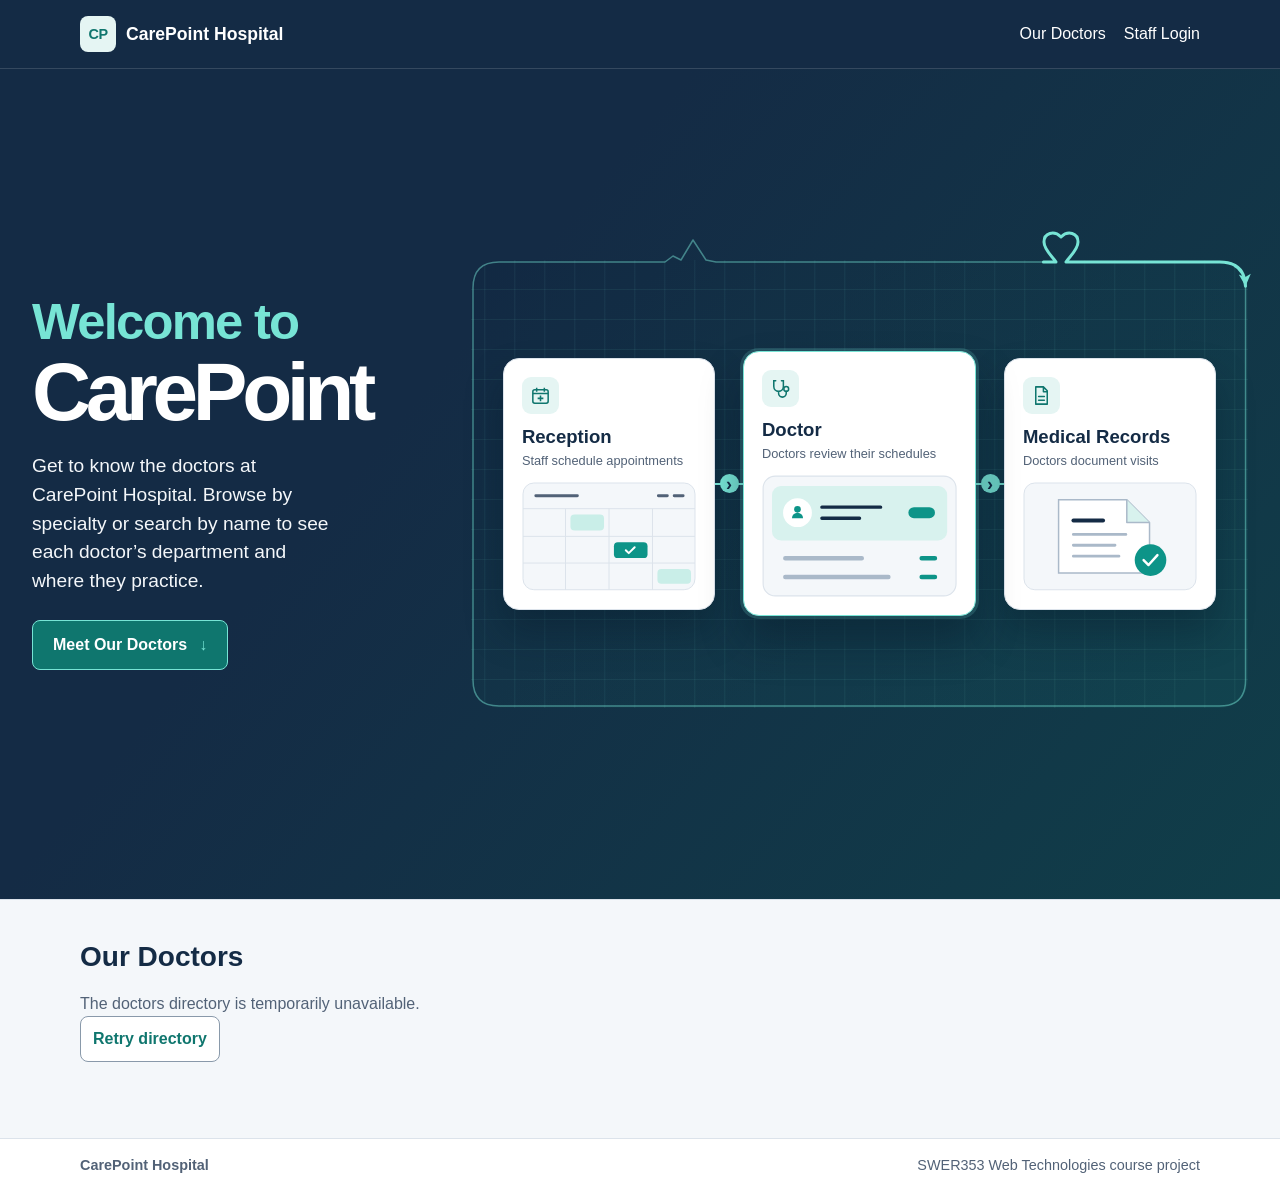
<file: frontend/index.html>
<!DOCTYPE html>
<html lang="en">
<head>
    <meta charset="UTF-8">
    <meta name="viewport" content="width=device-width, initial-scale=1.0">
    <meta name="description" content="Browse the CarePoint Hospital doctors directory.">
    <title>CarePoint Hospital | Our Doctors</title>
    <link rel="stylesheet" href="assets/css/style.css">
    <link rel="stylesheet" href="assets/css/home.css">
    <script src="assets/js/home.js" defer></script>
</head>
<body>
    <a class="skip-link" href="#main-content">Skip to main content</a>

    <header class="site-header">
        <div class="container header-inner">
            <a class="brand" href="index.html">
                <span class="brand-mark carepoint-monogram" aria-hidden="true">CP</span>
                <span>CarePoint Hospital</span>
            </a>

            <nav class="site-nav" aria-label="Main navigation">
                <a href="#our-doctors">Our Doctors</a>
                <a href="login.html">Staff Login</a>
            </nav>
        </div>
    </header>

    <main id="main-content">
        <section class="hero" aria-labelledby="hero-title">
            <div class="container hero-inner">
                <div class="welcome-copy">
                    <h1 id="hero-title"><span class="welcome-greeting">Welcome to</span> CarePoint</h1>
                    <p class="hero-description">
                        Get to know the doctors at CarePoint Hospital. Browse by specialty or search
                        by name to see each doctor’s department and where they practice.
                    </p>
                    <a class="button browse-button" href="#our-doctors">
                        Meet Our Doctors <span aria-hidden="true">↓</span>
                    </a>
                </div>

                <div class="team-scene" role="img"
                     aria-label="A heart and heartbeat trace are built into the CarePoint workflow frame. Reception staff schedule appointments. Doctors review their schedules and document visits in Medical Records.">
                    <svg class="scene-frame" viewBox="0 0 720 400" preserveAspectRatio="xMidYMid meet"
                         aria-hidden="true" focusable="false">
                        <defs>
                            <path id="scene-frame-route" pathLength="100"
                                  d="M28 2H181l8 -6 8 4 12 -20 13 20 10 2H540c-3 -5 -12 -12 -12 -20c0 -9 10 -12 17 -5c7 -7 17 -4 17 5c0 8 -9 15 -12 20H692Q718 2 718 24V376Q718 398 692 398H28Q2 398 2 376V24Q2 2 28 2Z"/>
                        </defs>
                        <use class="scene-frame-track" href="#scene-frame-route"/>
                        <use class="scene-frame-signal" href="#scene-frame-route"/>
                        <path class="scene-frame-arrow" d="M0 0L-12 -6L-9 0L-12 6Z"/>
                    </svg>
                    <div class="workflow-track" aria-hidden="true">
                        <div class="workflow-panel reception-panel">
                            <svg class="panel-icon" viewBox="0 0 24 24" fill="none" stroke="currentColor" stroke-width="1.6">
                                <rect x="4" y="6" width="16" height="14" rx="2"/>
                                <path d="M8 4v4m8-4v4M4 10h16m-11 5h6m-3-3v6"/>
                            </svg>
                            <div class="panel-copy">
                                <p class="panel-title">Reception</p>
                                <p class="panel-detail">Staff schedule appointments</p>
                            </div>
                            <svg class="panel-art" viewBox="0 0 176 110">
                                <rect x="1" y="1" width="174" height="108" rx="11" fill="#F4F7FA" stroke="#dce3eb"/>
                                <path d="M1 27h174M1 55h174M1 82h174M44 27v82m44-82v82m44-82v82" stroke="#dce3eb"/>
                                <path d="M14 14h42m82 0h9m7 0h9" stroke="#526277" stroke-width="3" stroke-linecap="round"/>
                                <rect x="49" y="33" width="34" height="16" rx="4" fill="#c9eee8"/>
                                <rect x="93" y="61" width="34" height="16" rx="4" fill="#0D9488"/>
                                <path d="m105 69 3 3 6-6" fill="none" stroke="white" stroke-width="2" stroke-linecap="round" stroke-linejoin="round"/>
                                <rect x="137" y="88" width="34" height="15" rx="4" fill="#c9eee8"/>
                            </svg>
                        </div>

                        <span class="workflow-link"><span>›</span></span>

                        <div class="workflow-panel doctor-panel">
                            <svg class="panel-icon" viewBox="0 0 24 24" fill="none" stroke="currentColor" stroke-width="1.6" stroke-linecap="round">
                                <path d="M7 4H5v6a5 5 0 0 0 10 0V4h-2m-3 11v2a4 4 0 0 0 8 0v-2"/>
                                <circle cx="18" cy="12.5" r="2.5"/>
                            </svg>
                            <div class="panel-copy">
                                <p class="panel-title">Doctor</p>
                                <p class="panel-detail">Doctors review their schedules</p>
                            </div>
                            <svg class="panel-art" viewBox="0 0 176 110">
                                <rect x="1" y="1" width="174" height="108" rx="11" fill="#F4F7FA" stroke="#dce3eb"/>
                                <rect x="9" y="10" width="158" height="49" rx="8" fill="#d8f2ee"/>
                                <circle cx="32" cy="34" r="13" fill="white"/>
                                <path d="M27 39a5 5 0 0 1 10 0" fill="#0D9488"/>
                                <circle cx="32" cy="31" r="3" fill="#0D9488"/>
                                <path d="M54 29h53m-53 10h34" stroke="#142B45" stroke-width="3" stroke-linecap="round"/>
                                <rect x="132" y="29" width="24" height="10" rx="5" fill="#0D9488"/>
                                <path d="M21 75h69m-69 17h93" stroke="#aab9c9" stroke-width="4" stroke-linecap="round"/>
                                <path d="M144 75h12m-12 17h12" stroke="#0D9488" stroke-width="4" stroke-linecap="round"/>
                            </svg>
                        </div>

                        <span class="workflow-link workflow-link-last"><span>›</span></span>

                        <div class="workflow-panel records-panel">
                            <svg class="panel-icon" viewBox="0 0 24 24" fill="none" stroke="currentColor" stroke-width="1.6" stroke-linecap="round" stroke-linejoin="round">
                                <path d="M6 3h8l4 4v14H6zM14 3v5h4m-9 5h6m-6 4h6"/>
                            </svg>
                            <div class="panel-copy">
                                <p class="panel-title">Medical Records</p>
                                <p class="panel-detail">Doctors document visits</p>
                            </div>
                            <svg class="panel-art" viewBox="0 0 176 110">
                                <rect x="1" y="1" width="174" height="108" rx="11" fill="#F4F7FA" stroke="#dce3eb"/>
                                <path d="M36 18h69l23 23v51H36z" fill="white" stroke="#aab9c9" stroke-width="1.5"/>
                                <path d="M105 18v23h23" fill="#d8f2ee" stroke="#aab9c9" stroke-width="1.5" stroke-linejoin="round"/>
                                <path d="M51 39h30" stroke="#142B45" stroke-width="4" stroke-linecap="round"/>
                                <path d="M51 53h53m-53 11h42m-42 11h46" stroke="#aab9c9" stroke-width="3" stroke-linecap="round"/>
                                <circle cx="129" cy="79" r="16" fill="#0D9488"/>
                                <path d="m122 79 5 5 9-10" fill="none" stroke="white" stroke-width="2.5" stroke-linecap="round" stroke-linejoin="round"/>
                            </svg>
                        </div>
                    </div>
                </div>
            </div>
        </section>

        <section class="directory container" id="our-doctors"
                 aria-labelledby="directory-title" tabindex="-1">
            <h2 id="directory-title">Our Doctors</h2>

            <!-- JavaScript reveals these controls when filtering is ready. -->
            <div class="directory-controls" id="directory-controls" hidden>
                <div class="filter-field">
                    <label for="doctor-search">Search by name</label>
                    <input type="search" id="doctor-search"
                           placeholder="e.g. Ahmad Khalil" autocomplete="off">
                </div>

                <div class="filter-field">
                    <label for="doctor-specialty">Specialty</label>
                    <select id="doctor-specialty">
                        <option value="">All specialties</option>
                    </select>
                </div>

                <button class="reset-button" id="reset-filters" type="button">
                    Clear filters
                </button>
            </div>

            <p class="directory-status" id="directory-status"
               role="status" aria-atomic="true"></p>
            <button type="button" class="reset-button directory-retry" id="directory-retry" hidden>Retry directory</button>

            <ul class="doctor-grid" id="doctor-grid"></ul>
        </section>
    </main>

    <footer class="site-footer">
        <div class="container footer-inner">
            <strong>CarePoint Hospital</strong>
            <span>SWER353 Web Technologies course project</span>
        </div>
    </footer>
</body>
</html>
</file>
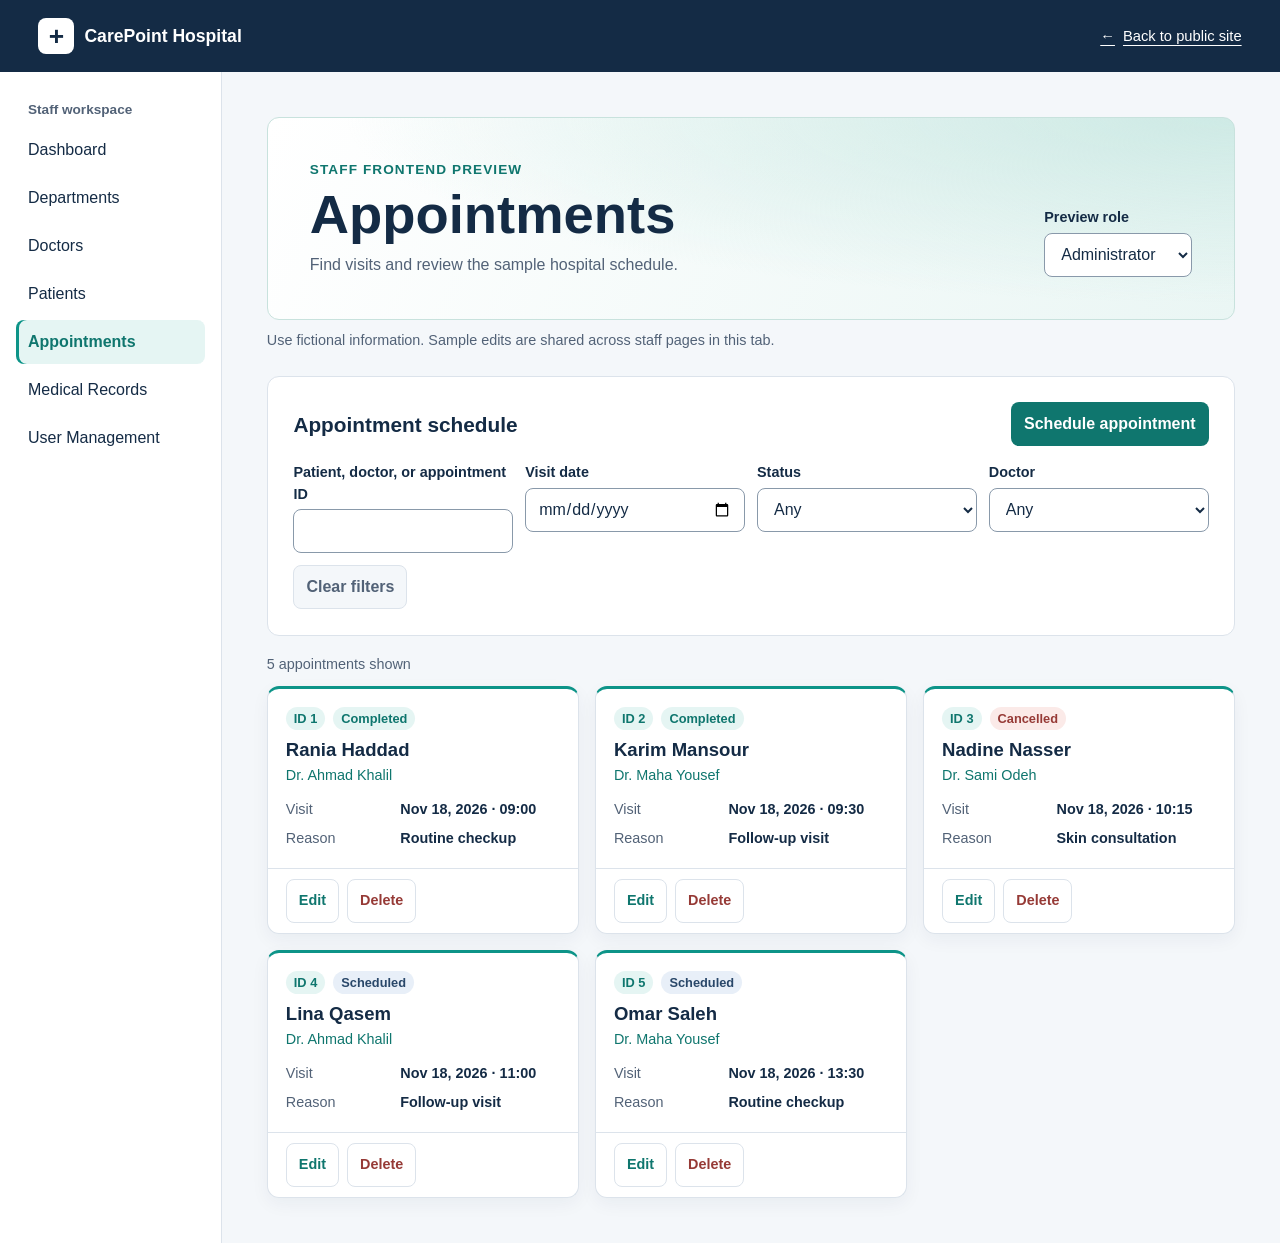
<file: frontend/appointments.html>
<!DOCTYPE html>
<html lang="en">
<head>
    <meta charset="UTF-8">
    <meta name="viewport" content="width=device-width, initial-scale=1.0">
    <title>Appointments | CarePoint Hospital</title>
    <link rel="stylesheet" href="assets/css/style.css">
    <link rel="stylesheet" href="assets/css/staff.css">
    <link rel="stylesheet" href="assets/css/staff-modules.css">
    <!-- Staff session -->
    <script src="assets/js/staff.js" defer></script>
    <script src="assets/js/staff-data.js" defer></script>
    <script src="assets/js/staff-module-config.js" defer></script>
    <script src="assets/js/staff-modules.js" defer></script>
</head>
<body class="staff-page" data-module="appointments">
    <a class="skip-link" href="#main-content">Skip to main content</a>
    <header class="site-header">
        <div class="staff-shell staff-header">
            <a class="brand" href="index.html"><span class="brand-mark" aria-hidden="true">+</span> CarePoint Hospital</a>
            <a class="staff-public-link" href="index.html"><span aria-hidden="true">←</span> Back to public site</a>
        </div>
    </header>
    <div class="staff-shell staff-layout">
        <aside class="staff-sidebar">
            <button class="staff-menu-toggle" id="staff-menu-toggle" type="button" aria-expanded="false"
                    aria-controls="staff-nav" hidden>Staff menu</button>
            <nav class="staff-nav" id="staff-nav" aria-label="Staff preview">
                <p class="staff-nav-title">Staff workspace</p>
                <a href="dashboard.html">Dashboard</a>
            </nav>
        </aside>
        <main class="staff-main" id="main-content" tabindex="-1">
            <div class="module-intro">
                <div>
                    <p class="eyebrow">Staff frontend preview</p>
                    <h1>Appointments</h1>
                    <p>Find visits and review the sample hospital schedule.</p>
                </div>
                <div class="staff-field" id="module-role-field" hidden>
                    <label for="module-role">Preview role</label>
                    <select id="module-role" aria-describedby="module-preview-note">
                        <option value="administrator">Administrator</option>
                        <option value="receptionist">Receptionist</option>
                        <option value="doctor">Doctor</option>
                    </select>
                </div>
            </div>
            <p class="module-note" id="module-preview-note">Use fictional information. Sample edits are shared across staff pages in this tab.</p>
            <noscript><p class="module-note">Enable JavaScript to use this staff preview.</p></noscript>
            <section class="staff-card module-unavailable" id="module-unavailable" hidden>
                <h2>This page is unavailable for the selected role</h2>
                <p>Choose another preview role or return to the dashboard.</p>
            </section>
            <section id="module-directory" aria-labelledby="module-directory-title" hidden>
                <div class="staff-card module-toolbar">
                    <div class="module-toolbar-heading">
                        <h2 id="module-directory-title">Appointment schedule</h2>
                        <button type="button" class="button module-button" id="module-add">Add</button>
                    </div>
                    <div class="module-filters" id="module-filters"></div>
                    <button type="button" class="module-button module-secondary" id="module-clear">Clear filters</button>
                </div>
                <p class="module-feedback" id="module-feedback" role="status" aria-atomic="true"></p>
                <p class="module-results" id="module-results" role="status" aria-atomic="true"></p>
                <ul class="module-grid" id="module-list" role="list" aria-label="Appointments"></ul>
            </section>
        </main>
    </div>
    <dialog class="module-dialog" id="module-editor" aria-labelledby="module-editor-title">
        <form id="module-form" method="dialog">
            <h2 id="module-editor-title"></h2>
            <div class="module-fields" id="module-fields"></div>
            <p class="module-error" id="module-error" role="alert"></p>
            <div class="module-actions">
                <button type="button" class="module-button module-secondary" id="module-cancel-edit">Cancel</button>
                <button type="submit" class="button module-button">Save</button>
            </div>
        </form>
    </dialog>
    <dialog class="module-dialog" id="module-confirmation" aria-labelledby="module-confirmation-title"
            aria-describedby="module-confirmation-description">
        <h2 id="module-confirmation-title"></h2>
        <p id="module-confirmation-description"></p>
        <div class="module-actions">
            <button type="button" class="module-button module-secondary" id="module-cancel-confirmation" autofocus>Cancel</button>
            <button type="button" class="module-button module-danger" id="module-confirm-action"></button>
        </div>
    </dialog>
</body>
</html>
</file>
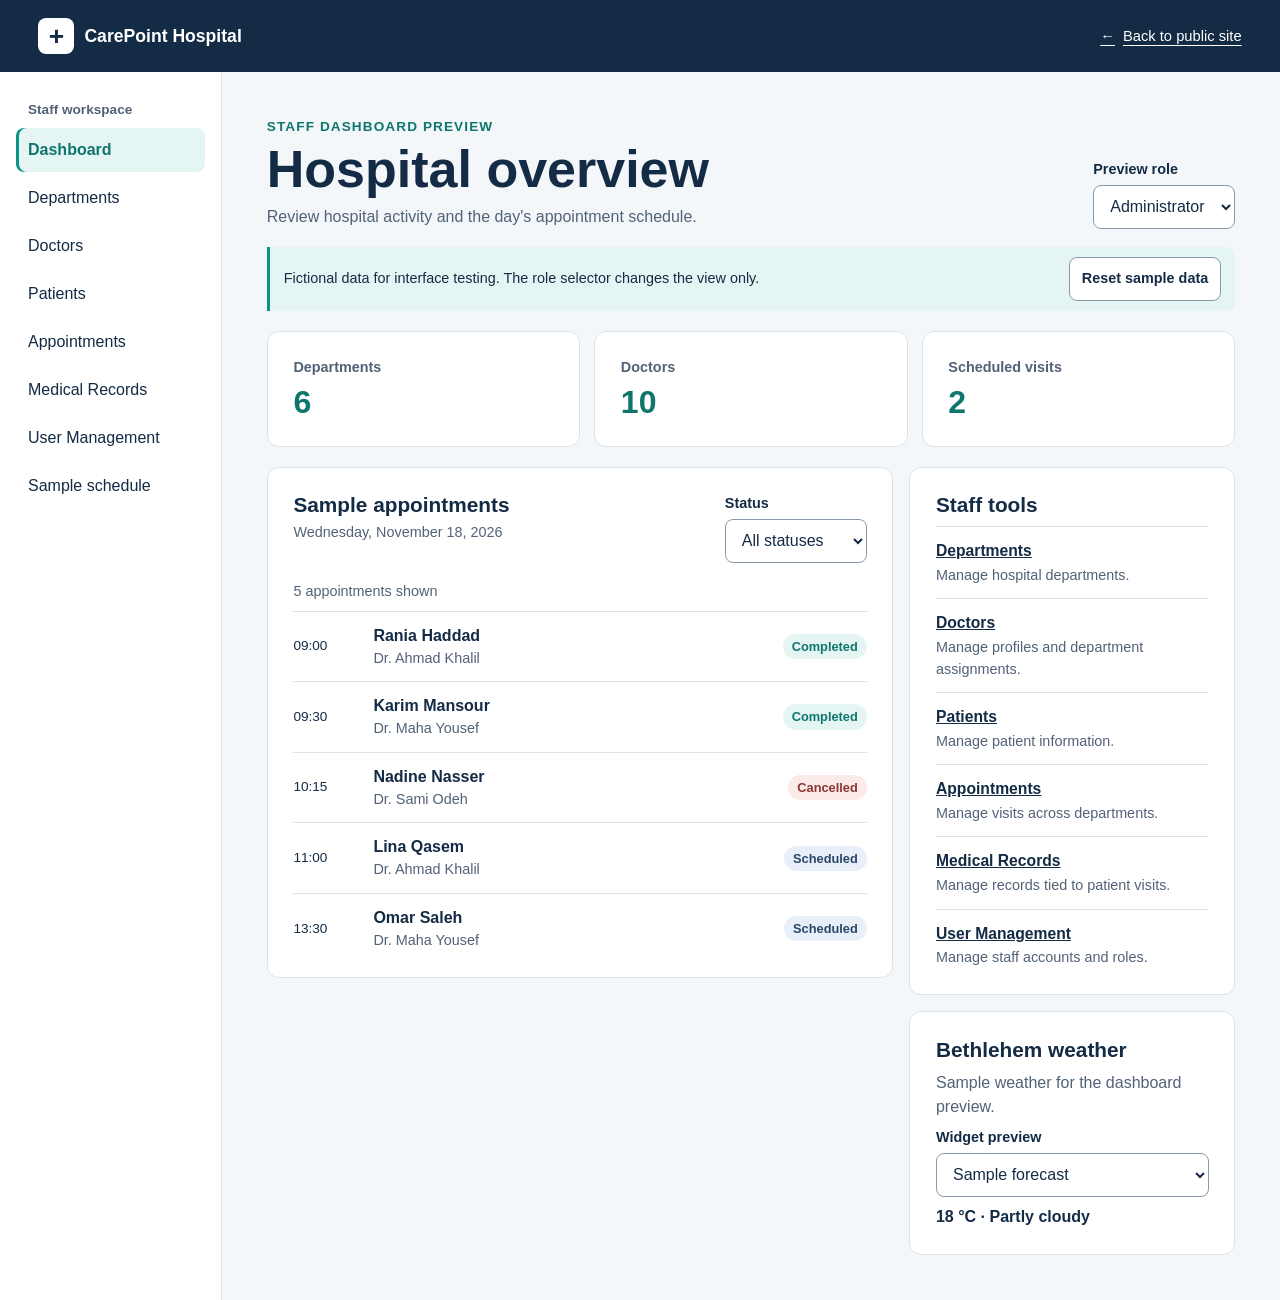
<file: frontend/dashboard.html>
<!DOCTYPE html>
<html lang="en">
<head>
    <meta charset="UTF-8">
    <meta name="viewport" content="width=device-width, initial-scale=1.0">
    <meta name="description" content="Preview the CarePoint Hospital staff dashboard with fictional data.">
    <title>Staff Dashboard | CarePoint Hospital</title>
    <link rel="stylesheet" href="assets/css/style.css">
    <link rel="stylesheet" href="assets/css/staff.css">
    <link rel="stylesheet" href="assets/css/dashboard.css">
    <!-- Staff session -->
    <script src="assets/js/staff.js" defer></script>
    <script src="assets/js/staff-data.js" defer></script>
    <script src="assets/js/dashboard.js" defer></script>
</head>
<body class="staff-page">
    <a class="skip-link" href="#main-content">Skip to main content</a>

    <header class="site-header">
        <div class="staff-shell staff-header">
            <a class="brand" href="index.html">
                <span class="brand-mark" aria-hidden="true">+</span>
                <span>CarePoint Hospital</span>
            </a>
            <a class="staff-public-link" href="index.html"><span aria-hidden="true">←</span> Back to public site</a>
        </div>
    </header>

    <div class="staff-shell staff-layout">
        <aside class="staff-sidebar">
            <button class="staff-menu-toggle" id="staff-menu-toggle" type="button"
                    aria-expanded="false" aria-controls="staff-nav" hidden>Staff menu</button>
            <nav class="staff-nav" id="staff-nav" aria-label="Staff preview">
                <p class="staff-nav-title">Staff workspace</p>
                <a href="#main-content" aria-current="page">Dashboard</a>
                <a href="#appointments">Sample schedule</a>
            </nav>
        </aside>

        <main class="staff-main dashboard" id="main-content" tabindex="-1">
            <div class="dashboard-heading">
                <div>
                    <p class="eyebrow" id="dashboard-eyebrow">Staff dashboard preview</p>
                    <h1 id="dashboard-title">Hospital overview</h1>
                    <p class="dashboard-description" id="dashboard-description">
                        Review hospital activity and the day's appointment schedule.
                    </p>
                </div>
                <button type="button" class="staff-menu-toggle" id="dashboard-logout" hidden>Sign out</button>
                <div class="staff-field" id="role-field" hidden>
                    <label for="preview-role">Preview role</label>
                    <select id="preview-role" aria-describedby="preview-note">
                        <option value="administrator" selected>Administrator</option>
                        <option value="receptionist">Receptionist</option>
                        <option value="doctor">Doctor</option>
                    </select>
                </div>
            </div>

            <div class="dashboard-note dashboard-preview-bar">
                <p id="preview-note">Fictional data for interface testing. The role selector changes the view only.</p>
                <button type="button" class="staff-menu-toggle" id="dashboard-reset" hidden>Reset sample data</button>
            </div>
            <p id="dashboard-reset-feedback" class="dashboard-description" role="status"></p>
            <noscript><p class="dashboard-note">Enable JavaScript to view the sample schedule and switch roles.</p></noscript>

            <dl class="dashboard-metrics" id="dashboard-metrics" aria-label="Schedule and hospital totals" hidden></dl>

            <div class="dashboard-grid">
                <section class="staff-card" id="appointments" aria-labelledby="appointments-title" tabindex="-1">
                    <div class="dashboard-panel-heading">
                        <div>
                            <h2 id="appointments-title">Sample appointments</h2>
                            <p><time datetime="2026-11-18">Wednesday, November 18, 2026</time></p>
                            <div class="staff-field" id="dashboard-date-field" hidden>
                                <label for="dashboard-date">Schedule date</label>
                                <input type="date" id="dashboard-date">
                            </div>
                        </div>
                        <div class="staff-field" id="status-field" hidden>
                            <label for="appointment-status">Status</label>
                            <select id="appointment-status">
                                <option value="">All statuses</option>
                                <option>Scheduled</option>
                                <option>Completed</option>
                                <option>Cancelled</option>
                            </select>
                        </div>
                    </div>
                    <p class="appointment-count" id="appointment-count" role="status" aria-atomic="true"></p>
                    <ul class="appointment-list" id="appointment-list" role="list"
                        aria-label="Sample appointments by time"></ul>
                </section>

                <div class="dashboard-side">
                    <section class="staff-card staff-tools" id="staff-tools" aria-labelledby="staff-tools-title" tabindex="-1">
                        <h2 id="staff-tools-title">Staff tools</h2>
                        <ul class="staff-tool-list" id="staff-tool-list" role="list"></ul>
                    </section>
                    <section class="staff-card" aria-labelledby="weather-title" id="weather-preview" hidden>
                        <h2 id="weather-title">Bethlehem weather</h2>
                        <p class="dashboard-description weather-caption">Sample weather for the dashboard preview.</p>
                        <div class="staff-field weather-field">
                            <label for="weather-state">Widget preview</label>
                            <select id="weather-state">
                                <option value="ready">Sample forecast</option>
                                <option value="loading">Loading</option>
                                <option value="error">Unavailable</option>
                            </select>
                        </div>
                        <p id="weather-status" role="status" aria-atomic="true"></p>
                        <button type="button" class="staff-menu-toggle" id="weather-retry" hidden>Retry preview</button>
                    </section>
                </div>
            </div>
        </main>
    </div>
</body>
</html>
</file>
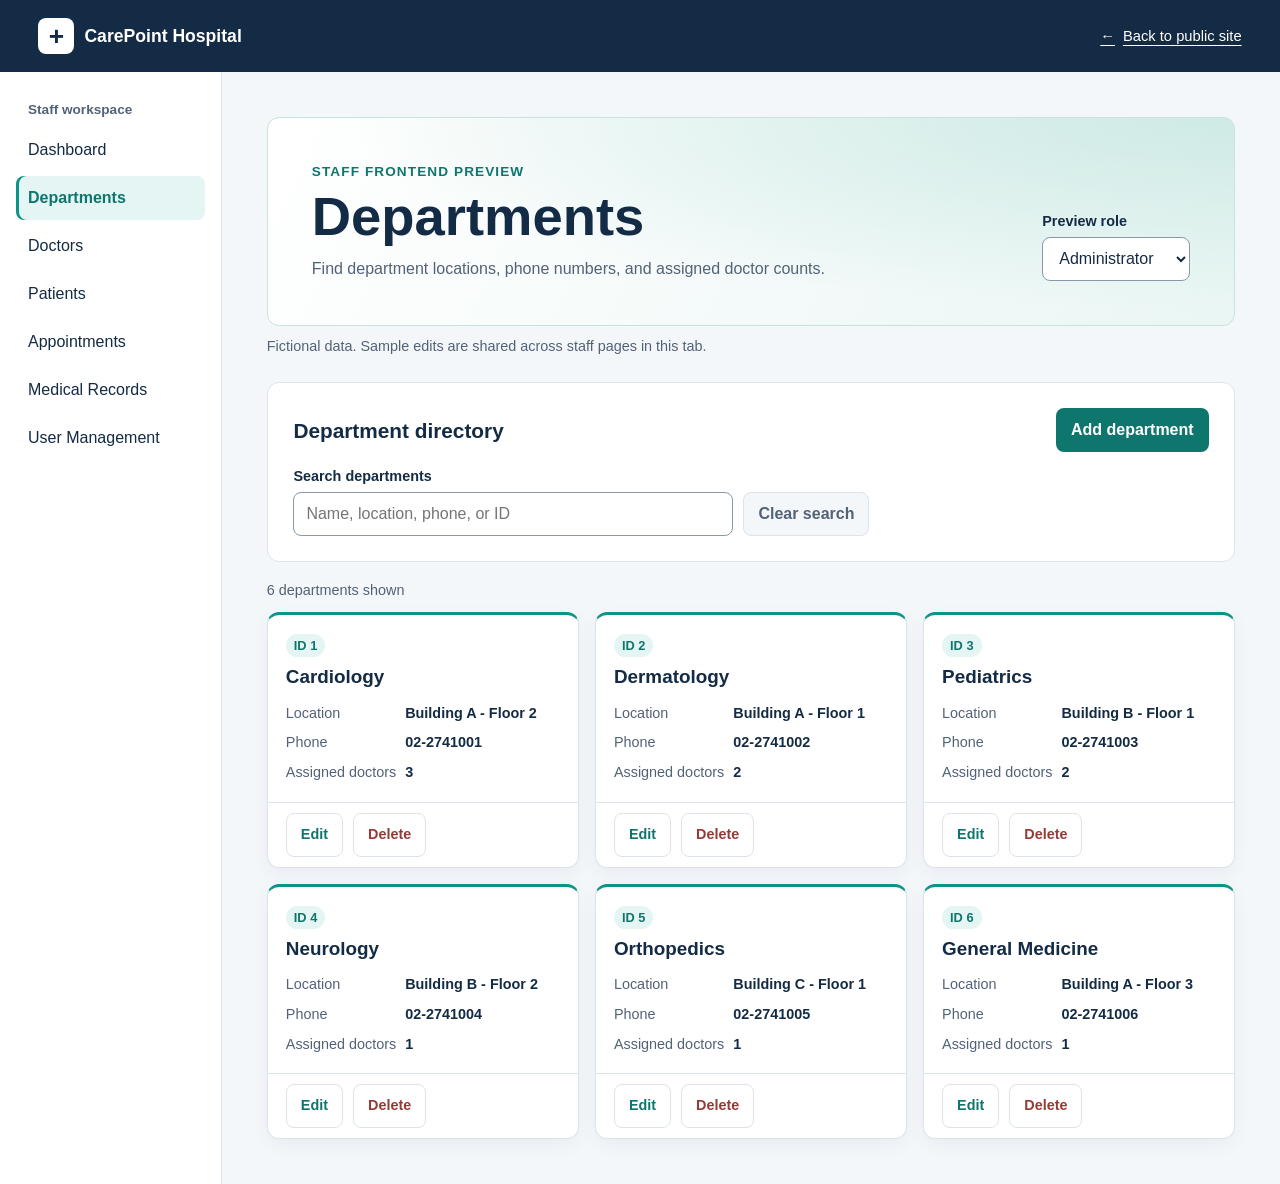
<file: frontend/departments.html>
<!DOCTYPE html>
<html lang="en">
<head>
    <meta charset="UTF-8">
    <meta name="viewport" content="width=device-width, initial-scale=1.0">
    <meta name="description" content="Preview the CarePoint Hospital staff department directory.">
    <title>Departments | CarePoint Hospital</title>
    <link rel="stylesheet" href="assets/css/style.css">
    <link rel="stylesheet" href="assets/css/staff.css">
    <link rel="stylesheet" href="assets/css/departments.css">
    <!-- Staff session -->
    <script src="assets/js/staff.js" defer></script>
    <script src="assets/js/staff-data.js" defer></script>
    <script src="assets/js/departments.js" defer></script>
</head>
<body class="staff-page">
    <a class="skip-link" href="#main-content">Skip to main content</a>

    <header class="site-header">
        <div class="staff-shell staff-header">
            <a class="brand" href="index.html">
                <span class="brand-mark" aria-hidden="true">+</span>
                <span>CarePoint Hospital</span>
            </a>
            <a class="staff-public-link" href="index.html"><span aria-hidden="true">←</span> Back to public site</a>
        </div>
    </header>

    <div class="staff-shell staff-layout">
        <aside class="staff-sidebar">
            <button class="staff-menu-toggle" id="staff-menu-toggle" type="button"
                    aria-expanded="false" aria-controls="staff-nav" hidden>Staff menu</button>
            <nav class="staff-nav" id="staff-nav" aria-label="Staff preview">
                <p class="staff-nav-title">Staff workspace</p>
                <a href="dashboard.html">Dashboard</a>
            </nav>
        </aside>

        <main class="staff-main" id="main-content" tabindex="-1">
            <div class="department-intro">
                <div>
                    <p class="eyebrow">Staff frontend preview</p>
                    <h1>Departments</h1>
                    <p>Find department locations, phone numbers, and assigned doctor counts.</p>
                </div>
                <div class="staff-field" id="department-role-field" hidden>
                    <label for="department-role">Preview role</label>
                    <select id="department-role" aria-describedby="department-preview-note">
                        <option value="administrator">Administrator</option>
                        <option value="receptionist">Receptionist</option>
                        <option value="doctor">Doctor</option>
                    </select>
                </div>
            </div>
            <p class="department-preview-note" id="department-preview-note">
                Fictional data. Sample edits are shared across staff pages in this tab.
            </p>
            <noscript><p class="department-preview-note">Enable JavaScript to browse the sample departments.</p></noscript>
            <section class="staff-card" id="department-unavailable" hidden>
                <h2>This page is unavailable for the selected role</h2>
                <p>Choose another preview role or return to the dashboard.</p>
            </section>

            <section id="department-directory" aria-labelledby="department-directory-title" hidden>
                <div class="staff-card department-toolbar">
                    <div class="department-toolbar-heading">
                        <h2 id="department-directory-title">Department directory</h2>
                        <button type="button" class="button department-button" id="department-add">Add department</button>
                    </div>
                    <div class="department-search-controls">
                        <div class="staff-field">
                            <label for="department-search">Search departments</label>
                            <input type="search" id="department-search" placeholder="Name, location, phone, or ID" autocomplete="off">
                        </div>
                        <button type="button" class="department-button department-secondary" id="department-clear" disabled>Clear search</button>
                    </div>
                </div>

                <p class="department-feedback" id="department-feedback" role="status" aria-atomic="true"></p>
                <p class="department-results" id="department-results" role="status" aria-atomic="true"></p>
                <ul class="department-grid" id="department-list" role="list" aria-label="Departments"></ul>
            </section>
        </main>
    </div>

    <template id="department-card-template">
        <li class="staff-card department-card">
            <div class="department-card-main">
                <p class="department-id"></p>
                <h3 tabindex="-1"></h3>
                <dl class="department-details">
                    <div><dt>Location</dt><dd class="department-location"></dd></div>
                    <div><dt>Phone</dt><dd class="department-phone"></dd></div>
                    <div><dt>Assigned doctors</dt><dd class="department-doctors"></dd></div>
                </dl>
            </div>
            <div class="department-actions">
                <button type="button" class="department-button department-secondary department-edit">Edit</button>
                <button type="button" class="department-button department-secondary department-delete">Delete</button>
            </div>
        </li>
    </template>

    <dialog class="department-dialog" id="department-editor" aria-labelledby="department-editor-title">
        <form id="department-form" method="dialog" novalidate>
            <h2 id="department-editor-title">Add department</h2>
            <div class="staff-field">
                <label for="department-name">Department name</label>
                <input type="text" id="department-name" maxlength="100" required autofocus aria-describedby="department-name-error">
                <p class="department-error" id="department-name-error" role="alert"></p>
            </div>
            <div class="staff-field">
                <label for="department-location">Location <span>(optional)</span></label>
                <input type="text" id="department-location" maxlength="100" placeholder="e.g. Building A - Floor 2">
            </div>
            <div class="staff-field">
                <label for="department-phone">Phone <span>(optional)</span></label>
                <input type="tel" id="department-phone" maxlength="25">
            </div>
            <div class="department-dialog-actions">
                <button type="button" class="department-button department-secondary" id="department-cancel-edit">Cancel</button>
                <button type="submit" class="button department-button" id="department-save">Add department</button>
            </div>
        </form>
    </dialog>

    <dialog class="department-dialog" id="department-deletion" aria-labelledby="department-deletion-title"
            aria-describedby="department-deletion-description">
        <h2 id="department-deletion-title">Delete department</h2>
        <p id="department-deletion-description"></p>
        <div class="department-dialog-actions">
            <button type="button" class="department-button department-secondary" id="department-cancel-delete" autofocus>Cancel</button>
            <button type="button" class="department-button department-danger" id="department-confirm-delete">Delete department</button>
        </div>
    </dialog>
</body>
</html>
</file>
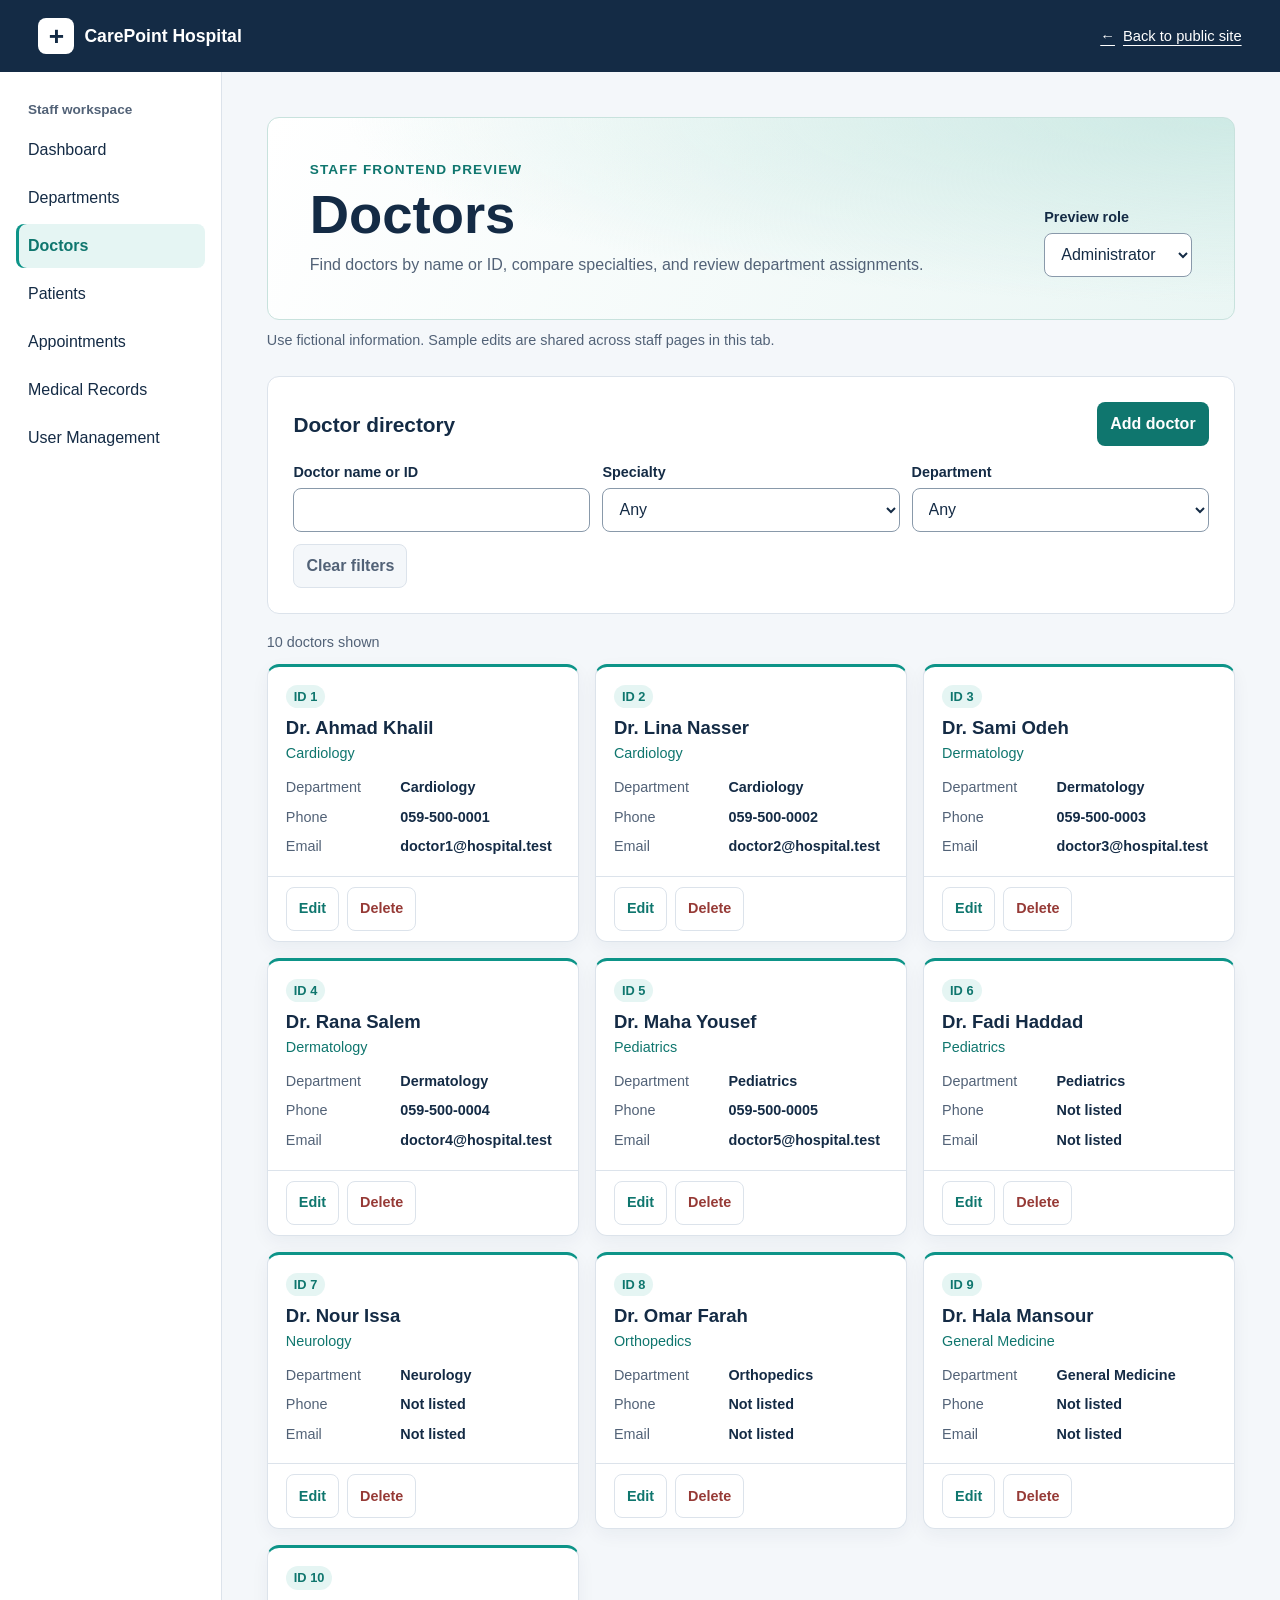
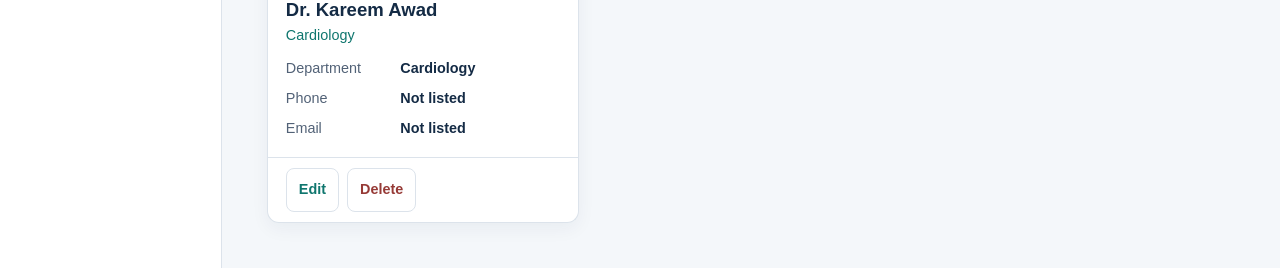
<file: frontend/doctors.html>
<!DOCTYPE html>
<html lang="en">
<head>
    <meta charset="UTF-8">
    <meta name="viewport" content="width=device-width, initial-scale=1.0">
    <title>Doctors | CarePoint Hospital</title>
    <link rel="stylesheet" href="assets/css/style.css">
    <link rel="stylesheet" href="assets/css/staff.css">
    <link rel="stylesheet" href="assets/css/staff-modules.css">
    <!-- Staff session -->
    <script src="assets/js/staff.js" defer></script>
    <script src="assets/js/staff-data.js" defer></script>
    <script src="assets/js/staff-module-config.js" defer></script>
    <script src="assets/js/staff-modules.js" defer></script>
</head>
<body class="staff-page" data-module="doctors">
    <a class="skip-link" href="#main-content">Skip to main content</a>
    <header class="site-header">
        <div class="staff-shell staff-header">
            <a class="brand" href="index.html"><span class="brand-mark" aria-hidden="true">+</span> CarePoint Hospital</a>
            <a class="staff-public-link" href="index.html"><span aria-hidden="true">←</span> Back to public site</a>
        </div>
    </header>
    <div class="staff-shell staff-layout">
        <aside class="staff-sidebar">
            <button class="staff-menu-toggle" id="staff-menu-toggle" type="button" aria-expanded="false"
                    aria-controls="staff-nav" hidden>Staff menu</button>
            <nav class="staff-nav" id="staff-nav" aria-label="Staff preview">
                <p class="staff-nav-title">Staff workspace</p>
                <a href="dashboard.html">Dashboard</a>
            </nav>
        </aside>
        <main class="staff-main" id="main-content" tabindex="-1">
            <div class="module-intro">
                <div>
                    <p class="eyebrow">Staff frontend preview</p>
                    <h1>Doctors</h1>
                    <p>Find doctors by name or ID, compare specialties, and review department assignments.</p>
                </div>
                <div class="staff-field" id="module-role-field" hidden>
                    <label for="module-role">Preview role</label>
                    <select id="module-role" aria-describedby="module-preview-note">
                        <option value="administrator">Administrator</option>
                        <option value="receptionist">Receptionist</option>
                        <option value="doctor">Doctor</option>
                    </select>
                </div>
            </div>
            <p class="module-note" id="module-preview-note">Use fictional information. Sample edits are shared across staff pages in this tab.</p>
            <noscript><p class="module-note">Enable JavaScript to use this staff preview.</p></noscript>
            <section class="staff-card module-unavailable" id="module-unavailable" hidden>
                <h2>This page is unavailable for the selected role</h2>
                <p>Choose another preview role or return to the dashboard.</p>
            </section>
            <section id="module-directory" aria-labelledby="module-directory-title" hidden>
                <div class="staff-card module-toolbar">
                    <div class="module-toolbar-heading">
                        <h2 id="module-directory-title">Doctor directory</h2>
                        <button type="button" class="button module-button" id="module-add">Add</button>
                    </div>
                    <div class="module-filters" id="module-filters"></div>
                    <button type="button" class="module-button module-secondary" id="module-clear">Clear filters</button>
                </div>
                <p class="module-feedback" id="module-feedback" role="status" aria-atomic="true"></p>
                <p class="module-results" id="module-results" role="status" aria-atomic="true"></p>
                <ul class="module-grid" id="module-list" role="list" aria-label="Doctors"></ul>
            </section>
        </main>
    </div>
    <dialog class="module-dialog" id="module-editor" aria-labelledby="module-editor-title">
        <form id="module-form" method="dialog">
            <h2 id="module-editor-title"></h2>
            <div class="module-fields" id="module-fields"></div>
            <p class="module-error" id="module-error" role="alert"></p>
            <div class="module-actions">
                <button type="button" class="module-button module-secondary" id="module-cancel-edit">Cancel</button>
                <button type="submit" class="button module-button">Save</button>
            </div>
        </form>
    </dialog>
    <dialog class="module-dialog" id="module-confirmation" aria-labelledby="module-confirmation-title"
            aria-describedby="module-confirmation-description">
        <h2 id="module-confirmation-title"></h2>
        <p id="module-confirmation-description"></p>
        <div class="module-actions">
            <button type="button" class="module-button module-secondary" id="module-cancel-confirmation" autofocus>Cancel</button>
            <button type="button" class="module-button module-danger" id="module-confirm-action"></button>
        </div>
    </dialog>
</body>
</html>
</file>
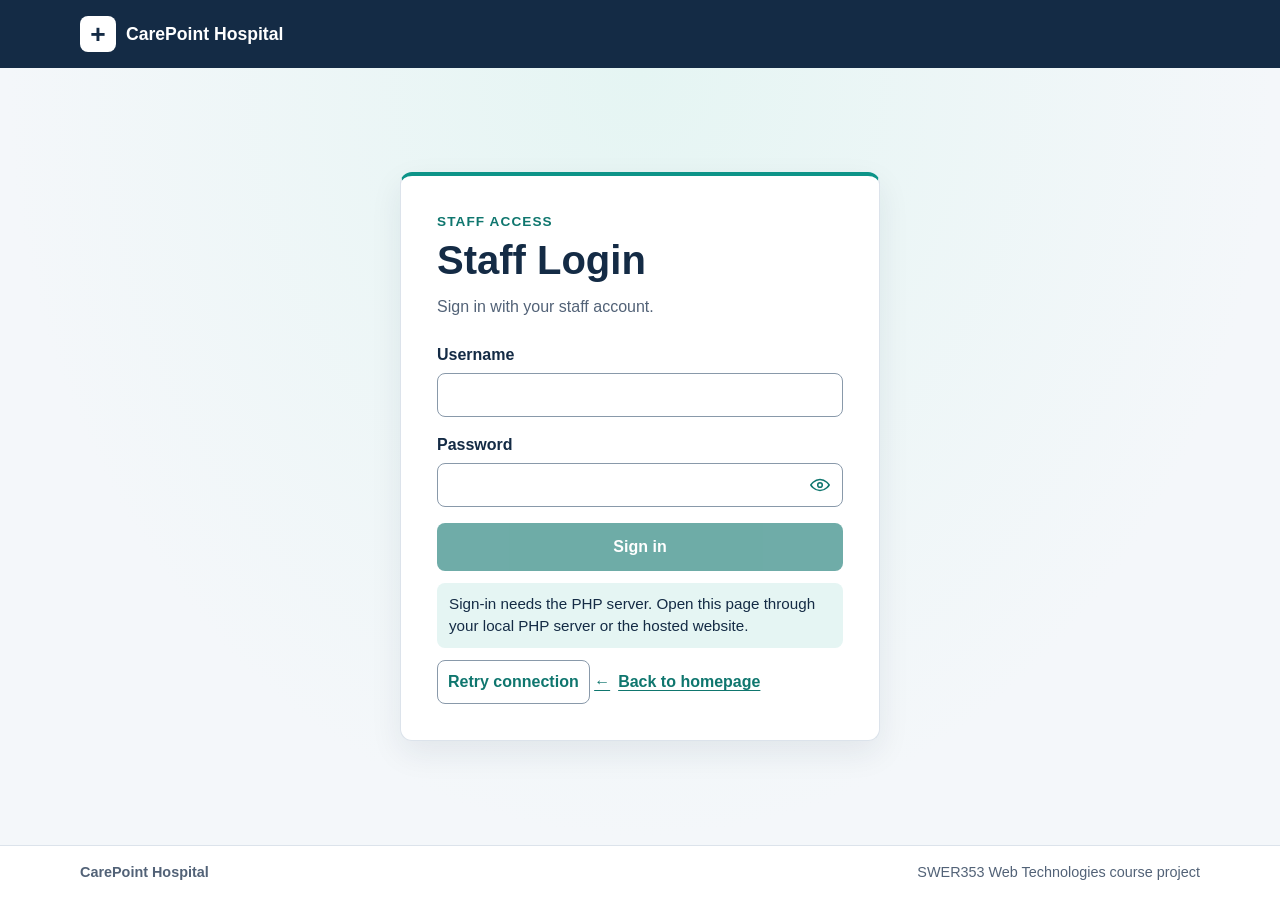
<file: frontend/login.html>
<!DOCTYPE html>
<html lang="en">
<head>
    <meta charset="UTF-8">
    <meta name="viewport" content="width=device-width, initial-scale=1.0">
    <meta name="description" content="Sign in to CarePoint Hospital staff services.">
    <title>Staff Login | CarePoint Hospital</title>
    <link rel="stylesheet" href="assets/css/style.css">
    <link rel="stylesheet" href="assets/css/login.css">
    <script src="assets/js/login.js" defer></script>
</head>
<body class="login-page">
    <a class="skip-link" href="#main-content">Skip to main content</a>

    <header class="site-header">
        <div class="container header-inner">
            <a class="brand" href="index.html">
                <span class="brand-mark" aria-hidden="true">+</span>
                <span>CarePoint Hospital</span>
            </a>
        </div>
    </header>

    <main class="login-main" id="main-content" tabindex="-1">
        <section class="login-card" aria-labelledby="login-title">
            <p class="eyebrow">Staff access</p>
            <h1 id="login-title">Staff Login</h1>
            <p class="login-intro" id="login-intro">
                Sign in with your staff account.
            </p>

            <form class="login-form" id="login-form" aria-describedby="login-intro"
                  method="post" novalidate>
                <fieldset class="login-fields" id="login-fields" disabled>
                    <div class="login-field">
                        <label for="login-username">Username</label>
                        <input type="text" id="login-username" name="username" autocomplete="username" maxlength="50" required autocapitalize="none"
                               spellcheck="false" aria-describedby="username-error">
                        <p class="login-error" id="username-error"></p>
                    </div>

                    <div class="login-field">
                        <label for="login-password">Password</label>
                        <div class="login-password-control">
                            <input type="password" id="login-password" name="password" autocomplete="current-password" maxlength="1024" required
                                   aria-describedby="password-error">
                            <button type="button" id="login-password-toggle" aria-label="Show password"
                                    aria-controls="login-password" aria-pressed="false" hidden>
                                <svg width="22" height="22" viewBox="0 0 24 24" fill="none" stroke="currentColor"
                                     stroke-width="1.7" stroke-linecap="round" stroke-linejoin="round" aria-hidden="true">
                                    <path d="M2 12s3.5-6 10-6 10 6 10 6-3.5 6-10 6-10-6-10-6Z"/>
                                    <circle cx="12" cy="12" r="2.5"/>
                                    <path class="login-eye-slash" d="m4 4 16 16"/>
                                </svg>
                            </button>
                        </div>
                        <p class="login-error" id="password-error"></p>
                    </div>

                    <button class="button login-submit" id="login-submit" type="submit" disabled>Sign in</button>
                </fieldset>
                <p class="login-status" id="login-status" role="status" aria-atomic="true"></p>
            </form>

            <button class="login-retry" id="retry-button" type="button" hidden>Retry connection</button>
            <a class="login-back" id="local-login-link" href="http://127.0.0.1:8080/frontend/login.html" hidden>Open local staff login</a>

            <noscript><p class="login-noscript">Enable JavaScript to sign in.</p></noscript>
            <a class="login-back" href="index.html"><span aria-hidden="true">←</span> Back to homepage</a>
        </section>
    </main>

    <footer class="site-footer">
        <div class="container footer-inner">
            <strong>CarePoint Hospital</strong>
            <span>SWER353 Web Technologies course project</span>
        </div>
    </footer>
</body>
</html>
</file>
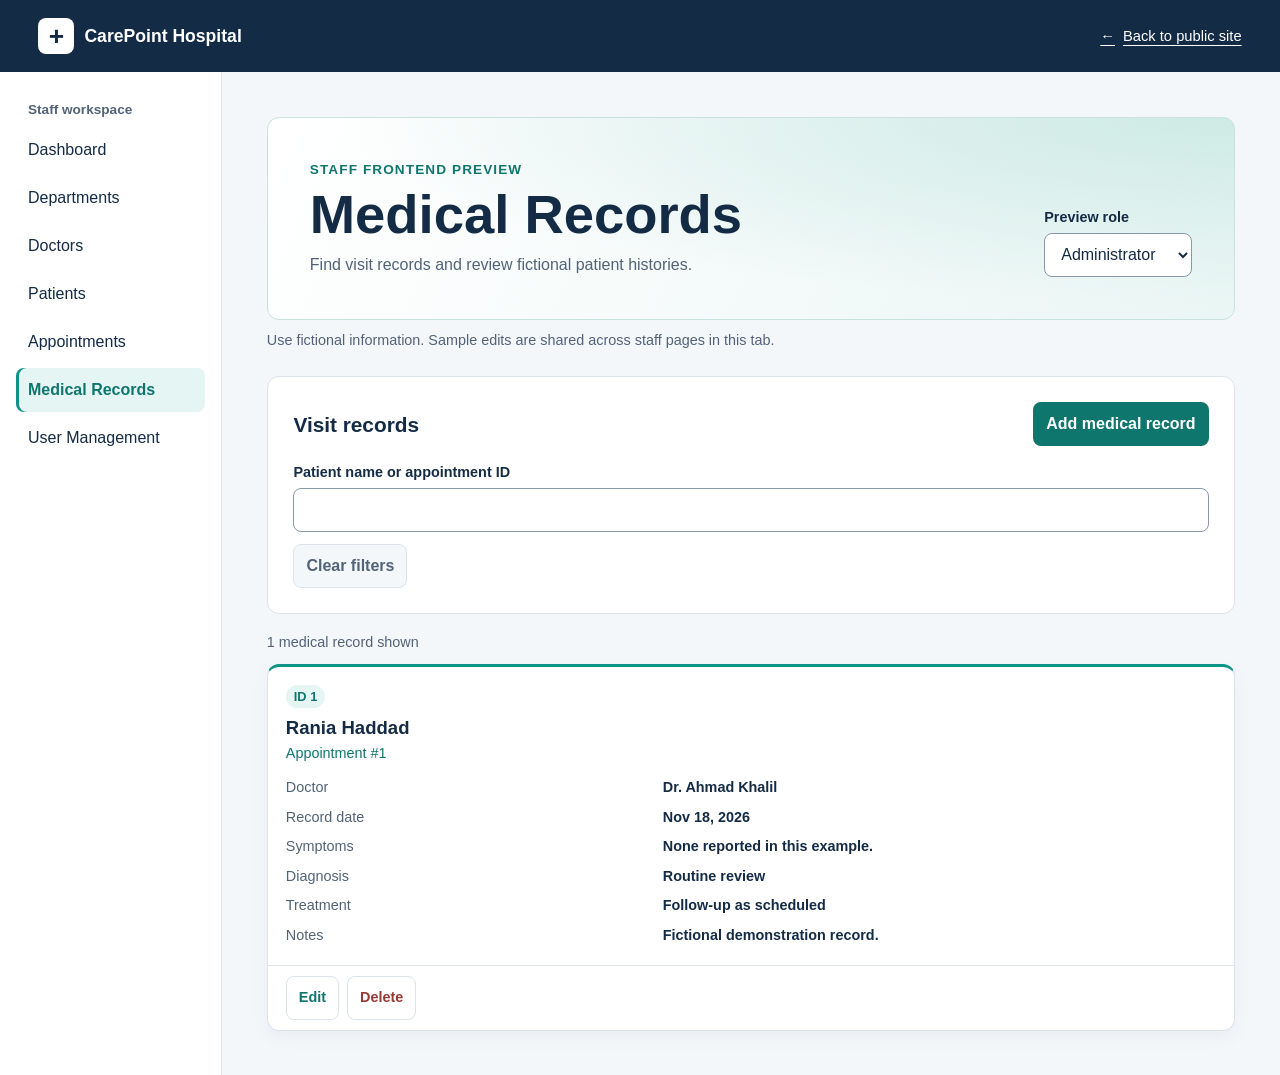
<file: frontend/medical-records.html>
<!DOCTYPE html>
<html lang="en">
<head>
    <meta charset="UTF-8">
    <meta name="viewport" content="width=device-width, initial-scale=1.0">
    <title>Medical Records | CarePoint Hospital</title>
    <link rel="stylesheet" href="assets/css/style.css">
    <link rel="stylesheet" href="assets/css/staff.css">
    <link rel="stylesheet" href="assets/css/staff-modules.css">
    <!-- Staff session -->
    <script src="assets/js/staff.js" defer></script>
    <script src="assets/js/staff-data.js" defer></script>
    <script src="assets/js/staff-module-config.js" defer></script>
    <script src="assets/js/staff-modules.js" defer></script>
</head>
<body class="staff-page" data-module="medical-records">
    <a class="skip-link" href="#main-content">Skip to main content</a>
    <header class="site-header">
        <div class="staff-shell staff-header">
            <a class="brand" href="index.html"><span class="brand-mark" aria-hidden="true">+</span> CarePoint Hospital</a>
            <a class="staff-public-link" href="index.html"><span aria-hidden="true">←</span> Back to public site</a>
        </div>
    </header>
    <div class="staff-shell staff-layout">
        <aside class="staff-sidebar">
            <button class="staff-menu-toggle" id="staff-menu-toggle" type="button" aria-expanded="false"
                    aria-controls="staff-nav" hidden>Staff menu</button>
            <nav class="staff-nav" id="staff-nav" aria-label="Staff preview">
                <p class="staff-nav-title">Staff workspace</p>
                <a href="dashboard.html">Dashboard</a>
            </nav>
        </aside>
        <main class="staff-main" id="main-content" tabindex="-1">
            <div class="module-intro">
                <div>
                    <p class="eyebrow">Staff frontend preview</p>
                    <h1>Medical Records</h1>
                    <p>Find visit records and review fictional patient histories.</p>
                </div>
                <div class="staff-field" id="module-role-field" hidden>
                    <label for="module-role">Preview role</label>
                    <select id="module-role" aria-describedby="module-preview-note">
                        <option value="administrator">Administrator</option>
                        <option value="receptionist">Receptionist</option>
                        <option value="doctor">Doctor</option>
                    </select>
                </div>
            </div>
            <p class="module-note" id="module-preview-note">Use fictional information. Sample edits are shared across staff pages in this tab.</p>
            <noscript><p class="module-note">Enable JavaScript to use this staff preview.</p></noscript>
            <section class="staff-card module-unavailable" id="module-unavailable" hidden>
                <h2>This page is unavailable for the selected role</h2>
                <p>Choose another preview role or return to the dashboard.</p>
            </section>
            <section id="module-directory" aria-labelledby="module-directory-title" hidden>
                <div class="staff-card module-toolbar">
                    <div class="module-toolbar-heading">
                        <h2 id="module-directory-title">Visit records</h2>
                        <button type="button" class="button module-button" id="module-add">Add</button>
                    </div>
                    <div class="module-filters" id="module-filters"></div>
                    <button type="button" class="module-button module-secondary" id="module-clear">Clear filters</button>
                </div>
                <p class="module-feedback" id="module-feedback" role="status" aria-atomic="true"></p>
                <p class="module-results" id="module-results" role="status" aria-atomic="true"></p>
                <ul class="module-grid" id="module-list" role="list" aria-label="Medical Records"></ul>
            </section>
        </main>
    </div>
    <dialog class="module-dialog" id="module-editor" aria-labelledby="module-editor-title">
        <form id="module-form" method="dialog">
            <h2 id="module-editor-title"></h2>
            <div class="module-fields" id="module-fields"></div>
            <p class="module-error" id="module-error" role="alert"></p>
            <div class="module-actions">
                <button type="button" class="module-button module-secondary" id="module-cancel-edit">Cancel</button>
                <button type="submit" class="button module-button">Save</button>
            </div>
        </form>
    </dialog>
    <dialog class="module-dialog" id="module-confirmation" aria-labelledby="module-confirmation-title"
            aria-describedby="module-confirmation-description">
        <h2 id="module-confirmation-title"></h2>
        <p id="module-confirmation-description"></p>
        <div class="module-actions">
            <button type="button" class="module-button module-secondary" id="module-cancel-confirmation" autofocus>Cancel</button>
            <button type="button" class="module-button module-danger" id="module-confirm-action"></button>
        </div>
    </dialog>
</body>
</html>
</file>
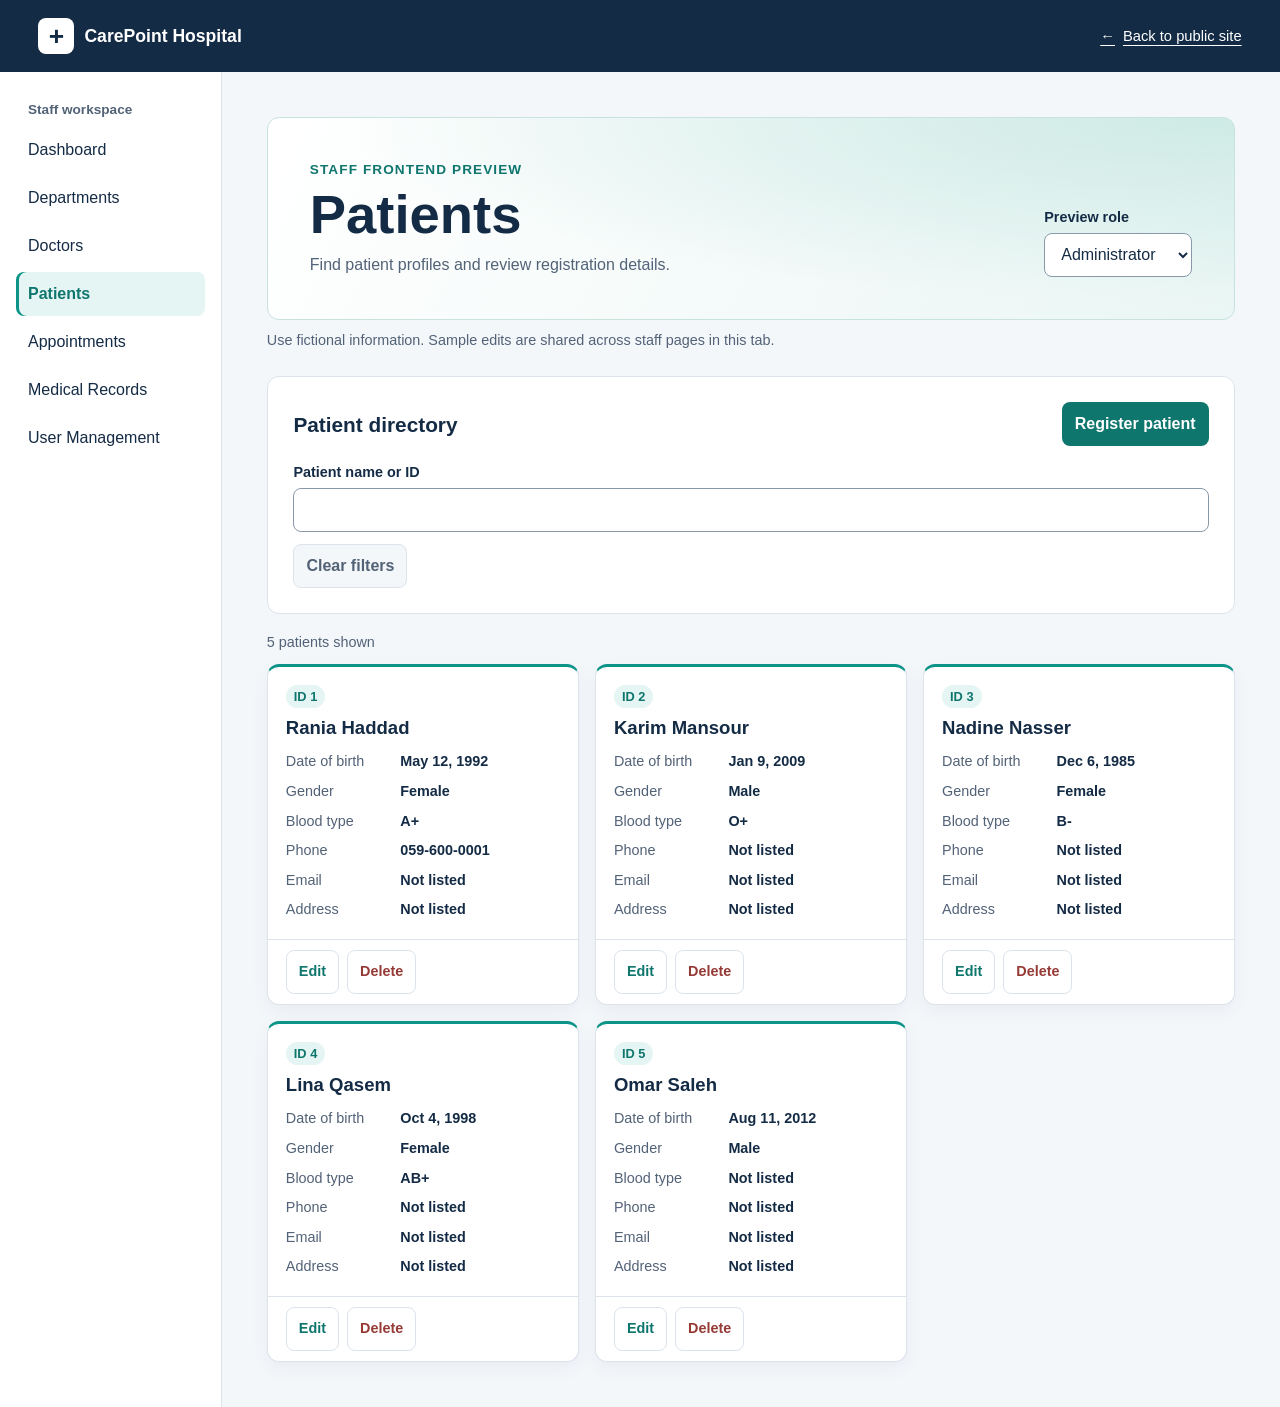
<file: frontend/patients.html>
<!DOCTYPE html>
<html lang="en">
<head>
    <meta charset="UTF-8">
    <meta name="viewport" content="width=device-width, initial-scale=1.0">
    <title>Patients | CarePoint Hospital</title>
    <link rel="stylesheet" href="assets/css/style.css">
    <link rel="stylesheet" href="assets/css/staff.css">
    <link rel="stylesheet" href="assets/css/staff-modules.css">
    <!-- Staff session -->
    <script src="assets/js/staff.js" defer></script>
    <script src="assets/js/staff-data.js" defer></script>
    <script src="assets/js/staff-module-config.js" defer></script>
    <script src="assets/js/staff-modules.js" defer></script>
</head>
<body class="staff-page" data-module="patients">
    <a class="skip-link" href="#main-content">Skip to main content</a>
    <header class="site-header">
        <div class="staff-shell staff-header">
            <a class="brand" href="index.html"><span class="brand-mark" aria-hidden="true">+</span> CarePoint Hospital</a>
            <a class="staff-public-link" href="index.html"><span aria-hidden="true">←</span> Back to public site</a>
        </div>
    </header>
    <div class="staff-shell staff-layout">
        <aside class="staff-sidebar">
            <button class="staff-menu-toggle" id="staff-menu-toggle" type="button" aria-expanded="false"
                    aria-controls="staff-nav" hidden>Staff menu</button>
            <nav class="staff-nav" id="staff-nav" aria-label="Staff preview">
                <p class="staff-nav-title">Staff workspace</p>
                <a href="dashboard.html">Dashboard</a>
            </nav>
        </aside>
        <main class="staff-main" id="main-content" tabindex="-1">
            <div class="module-intro">
                <div>
                    <p class="eyebrow">Staff frontend preview</p>
                    <h1>Patients</h1>
                    <p>Find patient profiles and review registration details.</p>
                </div>
                <div class="staff-field" id="module-role-field" hidden>
                    <label for="module-role">Preview role</label>
                    <select id="module-role" aria-describedby="module-preview-note">
                        <option value="administrator">Administrator</option>
                        <option value="receptionist">Receptionist</option>
                        <option value="doctor">Doctor</option>
                    </select>
                </div>
            </div>
            <p class="module-note" id="module-preview-note">Use fictional information. Sample edits are shared across staff pages in this tab.</p>
            <noscript><p class="module-note">Enable JavaScript to use this staff preview.</p></noscript>
            <section class="staff-card module-unavailable" id="module-unavailable" hidden>
                <h2>This page is unavailable for the selected role</h2>
                <p>Choose another preview role or return to the dashboard.</p>
            </section>
            <section id="module-directory" aria-labelledby="module-directory-title" hidden>
                <div class="staff-card module-toolbar">
                    <div class="module-toolbar-heading">
                        <h2 id="module-directory-title">Patient directory</h2>
                        <button type="button" class="button module-button" id="module-add">Add</button>
                    </div>
                    <div class="module-filters" id="module-filters"></div>
                    <button type="button" class="module-button module-secondary" id="module-clear">Clear filters</button>
                </div>
                <p class="module-feedback" id="module-feedback" role="status" aria-atomic="true"></p>
                <p class="module-results" id="module-results" role="status" aria-atomic="true"></p>
                <ul class="module-grid" id="module-list" role="list" aria-label="Patients"></ul>
            </section>
        </main>
    </div>
    <dialog class="module-dialog" id="module-editor" aria-labelledby="module-editor-title">
        <form id="module-form" method="dialog">
            <h2 id="module-editor-title"></h2>
            <div class="module-fields" id="module-fields"></div>
            <p class="module-error" id="module-error" role="alert"></p>
            <div class="module-actions">
                <button type="button" class="module-button module-secondary" id="module-cancel-edit">Cancel</button>
                <button type="submit" class="button module-button">Save</button>
            </div>
        </form>
    </dialog>
    <dialog class="module-dialog" id="module-confirmation" aria-labelledby="module-confirmation-title"
            aria-describedby="module-confirmation-description">
        <h2 id="module-confirmation-title"></h2>
        <p id="module-confirmation-description"></p>
        <div class="module-actions">
            <button type="button" class="module-button module-secondary" id="module-cancel-confirmation" autofocus>Cancel</button>
            <button type="button" class="module-button module-danger" id="module-confirm-action"></button>
        </div>
    </dialog>
</body>
</html>
</file>
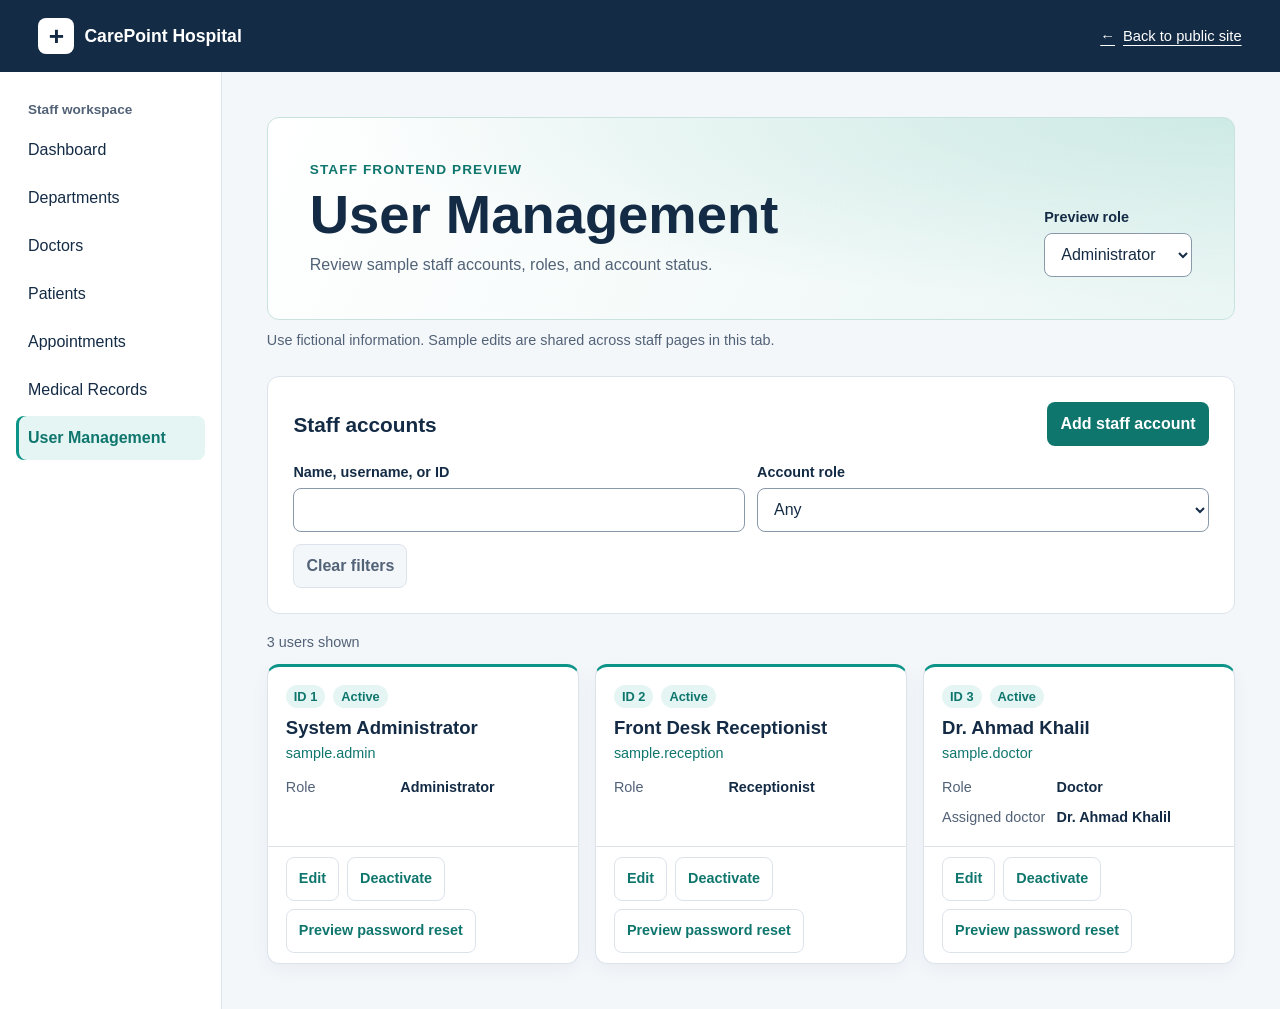
<file: frontend/users.html>
<!DOCTYPE html>
<html lang="en">
<head>
    <meta charset="UTF-8">
    <meta name="viewport" content="width=device-width, initial-scale=1.0">
    <title>User Management | CarePoint Hospital</title>
    <link rel="stylesheet" href="assets/css/style.css">
    <link rel="stylesheet" href="assets/css/staff.css">
    <link rel="stylesheet" href="assets/css/staff-modules.css">
    <!-- Staff session -->
    <script src="assets/js/staff.js" defer></script>
    <script src="assets/js/staff-data.js" defer></script>
    <script src="assets/js/staff-module-config.js" defer></script>
    <script src="assets/js/staff-modules.js" defer></script>
</head>
<body class="staff-page" data-module="users">
    <a class="skip-link" href="#main-content">Skip to main content</a>
    <header class="site-header">
        <div class="staff-shell staff-header">
            <a class="brand" href="index.html"><span class="brand-mark" aria-hidden="true">+</span> CarePoint Hospital</a>
            <a class="staff-public-link" href="index.html"><span aria-hidden="true">←</span> Back to public site</a>
        </div>
    </header>
    <div class="staff-shell staff-layout">
        <aside class="staff-sidebar">
            <button class="staff-menu-toggle" id="staff-menu-toggle" type="button" aria-expanded="false"
                    aria-controls="staff-nav" hidden>Staff menu</button>
            <nav class="staff-nav" id="staff-nav" aria-label="Staff preview">
                <p class="staff-nav-title">Staff workspace</p>
                <a href="dashboard.html">Dashboard</a>
            </nav>
        </aside>
        <main class="staff-main" id="main-content" tabindex="-1">
            <div class="module-intro">
                <div>
                    <p class="eyebrow">Staff frontend preview</p>
                    <h1>User Management</h1>
                    <p>Review sample staff accounts, roles, and account status.</p>
                </div>
                <div class="staff-field" id="module-role-field" hidden>
                    <label for="module-role">Preview role</label>
                    <select id="module-role" aria-describedby="module-preview-note">
                        <option value="administrator">Administrator</option>
                        <option value="receptionist">Receptionist</option>
                        <option value="doctor">Doctor</option>
                    </select>
                </div>
            </div>
            <p class="module-note" id="module-preview-note">Use fictional information. Sample edits are shared across staff pages in this tab.</p>
            <noscript><p class="module-note">Enable JavaScript to use this staff preview.</p></noscript>
            <section class="staff-card module-unavailable" id="module-unavailable" hidden>
                <h2>This page is unavailable for the selected role</h2>
                <p>Choose another preview role or return to the dashboard.</p>
            </section>
            <section id="module-directory" aria-labelledby="module-directory-title" hidden>
                <div class="staff-card module-toolbar">
                    <div class="module-toolbar-heading">
                        <h2 id="module-directory-title">Staff accounts</h2>
                        <button type="button" class="button module-button" id="module-add">Add</button>
                    </div>
                    <div class="module-filters" id="module-filters"></div>
                    <button type="button" class="module-button module-secondary" id="module-clear">Clear filters</button>
                </div>
                <p class="module-feedback" id="module-feedback" role="status" aria-atomic="true"></p>
                <p class="module-results" id="module-results" role="status" aria-atomic="true"></p>
                <ul class="module-grid" id="module-list" role="list" aria-label="User Management"></ul>
            </section>
        </main>
    </div>
    <dialog class="module-dialog" id="module-editor" aria-labelledby="module-editor-title">
        <form id="module-form" method="dialog">
            <h2 id="module-editor-title"></h2>
            <div class="module-fields" id="module-fields"></div>
            <p class="module-error" id="module-error" role="alert"></p>
            <div class="module-actions">
                <button type="button" class="module-button module-secondary" id="module-cancel-edit">Cancel</button>
                <button type="submit" class="button module-button">Save</button>
            </div>
        </form>
    </dialog>
    <dialog class="module-dialog" id="module-confirmation" aria-labelledby="module-confirmation-title"
            aria-describedby="module-confirmation-description">
        <h2 id="module-confirmation-title"></h2>
        <p id="module-confirmation-description"></p>
        <div class="module-actions">
            <button type="button" class="module-button module-secondary" id="module-cancel-confirmation" autofocus>Cancel</button>
            <button type="button" class="module-button module-danger" id="module-confirm-action"></button>
        </div>
    </dialog>
</body>
</html>
</file>
<file: frontend/assets/css/style.css>
/* Shared project styles */
:root {
    --navy: #142b45;
    --teal: #0d9488;
    --teal-dark: #0f766e;
    --teal-light: #e5f5f3;
    --background: #f4f7fa;
    --white: #ffffff;
    --muted: #526277;
    --border: #dce3eb;
    --card-radius: 12px;
    --control-radius: 8px;
}

*,
*::before,
*::after {
    box-sizing: border-box;
}

body {
    margin: 0;
    background: var(--background);
    color: var(--navy);
    font-family: Arial, sans-serif;
    line-height: 1.5;
}

h1,
h2,
h3,
p {
    margin: 0;
}

a {
    color: inherit;
}

a:focus-visible,
button:focus-visible,
input:focus-visible,
select:focus-visible {
    outline: 3px solid var(--teal-dark);
    outline-offset: 4px;
}

.container {
    width: min(1120px, calc(100% - 40px));
    margin-inline: auto;
}

.skip-link {
    position: absolute;
    top: 12px;
    left: 12px;
    z-index: 1;
    padding: 10px 16px;
    background: var(--white);
    transform: translateY(-150%);
}

.skip-link:focus {
    transform: translateY(0);
}

.button {
    display: inline-block;
    padding: 12px 20px;
    border-radius: var(--control-radius);
    background: var(--teal-dark);
    color: var(--white);
    font-weight: bold;
    text-decoration: none;
}

.button:hover {
    background: var(--navy);
}

/* Public header */
.site-header {
    background: var(--navy);
    color: var(--white);
}

.header-inner,
.footer-inner {
    display: flex;
    align-items: center;
    justify-content: space-between;
    flex-wrap: wrap;
    gap: 16px;
    padding-block: 16px;
}

.brand {
    display: inline-flex;
    align-items: center;
    gap: 10px;
    font-size: 1.1rem;
    font-weight: bold;
    text-decoration: none;
}

.brand-mark {
    display: grid;
    width: 36px;
    height: 36px;
    place-items: center;
    border-radius: var(--control-radius);
    background: var(--white);
    color: var(--navy);
    font-size: 1.65rem;
    line-height: 1;
}

.site-nav {
    display: flex;
    align-items: center;
    flex-wrap: wrap;
    gap: 18px;
}

.site-nav a {
    text-decoration: none;
}

.site-nav a:hover {
    text-decoration: underline;
}

.site-header a:focus-visible {
    outline-color: var(--white);
}

/* Homepage introduction */
.hero {
    padding-block: clamp(48px, 8vw, 100px);
    border-bottom: 1px solid var(--border);
    background: linear-gradient(120deg, var(--white), var(--teal-light));
}

.eyebrow {
    color: var(--teal-dark);
    font-size: 0.85rem;
    font-weight: bold;
    letter-spacing: 0.08em;
    text-transform: uppercase;
}

.hero h1 {
    max-width: 650px;
    margin-top: 10px;
    font-size: clamp(2.25rem, 5vw, 4rem);
    line-height: 1.12;
}

.hero-description {
    max-width: 480px;
    margin: 16px 0 24px;
    color: var(--muted);
}

/* Doctors directory */
.directory {
    padding-block: 36px 56px;
}

.directory h2 {
    font-size: 1.75rem;
}

.doctor-grid {
    display: grid;
    grid-template-columns: repeat(3, minmax(0, 1fr));
    gap: 18px;
    margin: 20px 0 0;
    padding: 0;
    list-style: none;
}

.doctor-card {
    padding: 22px;
    border: 1px solid var(--border);
    border-radius: var(--card-radius);
    background: var(--white);
}

.doctor-avatar {
    display: grid;
    width: 46px;
    height: 46px;
    margin-bottom: 14px;
    place-items: center;
    border: 1px solid var(--teal);
    border-radius: 50%;
    background: var(--teal-light);
    color: var(--teal-dark);
    font-weight: bold;
}

.doctor-specialty {
    margin-top: 4px;
    color: var(--teal-dark);
    font-weight: bold;
}

.doctor-location {
    margin-top: 6px;
    color: var(--muted);
    font-size: 0.9rem;
}

.site-footer {
    border-top: 1px solid var(--border);
    background: var(--white);
    color: var(--muted);
    font-size: 0.9rem;
}

@media (max-width: 760px) {
    .doctor-grid {
        grid-template-columns: repeat(2, minmax(0, 1fr));
    }
}

@media (max-width: 520px) {
    .container {
        width: calc(100% - 32px);
    }

    .doctor-grid {
        grid-template-columns: 1fr;
    }
}
</file>
<file: frontend/assets/css/home.css>
/* Homepage welcome */
.site-header {
    border-bottom: 1px solid rgb(255 255 255 / 14%);
}

.carepoint-monogram {
    background: var(--teal-light);
    color: var(--teal-dark);
    font-size: 0.9rem;
    font-weight: 700;
    letter-spacing: -0.035em;
}

.hero {
    --welcome-teal: #77e4d5;
    position: relative;
    isolation: isolate;
    display: grid;
    align-items: center;
    min-block-size: calc(100svh - 69px);
    padding-block: clamp(32px, 6vw, 96px);
    overflow: clip;
    background: linear-gradient(130deg, var(--navy) 35%, #103e49);
    color: var(--white);
}

.hero-inner {
    display: grid;
    grid-template-columns: minmax(0, 3fr) minmax(0, 6fr);
    align-items: center;
    width: min(1376px, calc(100% - 64px));
    gap: clamp(24px, 4vw, 64px);
}

.hero h1 {
    margin: 0;
    font-size: clamp(3.6rem, 6.4vw, 7rem);
    letter-spacing: -0.065em;
    line-height: 0.94;
}

.welcome-greeting {
    display: block;
    margin-bottom: 0.14em;
    color: var(--welcome-teal);
    font-size: 0.62em;
    letter-spacing: -0.035em;
}

.hero-description {
    max-width: 29ch;
    margin: 22px 0 24px;
    color: var(--background);
    font-size: clamp(1.05rem, 1.5vw, 1.3rem);
}

.browse-button {
    display: inline-flex;
    min-height: 48px;
    align-items: center;
    gap: 12px;
    border: 1px solid var(--welcome-teal);
}

.browse-button span {
    color: var(--welcome-teal);
}

.browse-button:focus-visible {
    outline-color: var(--white);
}

.team-scene {
    position: relative;
    display: grid;
    align-items: center;
    min-height: clamp(330px, 35vw, 500px);
    padding: clamp(14px, 2.5vw, 36px);
    border-radius: 28px;
    background:
        linear-gradient(rgb(119 228 213 / 7%) 1px, transparent 1px) center / 30px 30px,
        linear-gradient(90deg, rgb(119 228 213 / 7%) 1px, transparent 1px) center / 30px 30px,
        linear-gradient(145deg, rgb(16 38 63 / 36%), rgb(21 83 90 / 36%));
}

.scene-frame {
    position: absolute;
    inset: 0;
    z-index: 2;
    width: 100%;
    height: 100%;
    overflow: visible;
    pointer-events: none;
}

.scene-frame use {
    fill: none;
    stroke: var(--welcome-teal);
    stroke-linecap: round;
    stroke-linejoin: round;
    vector-effect: non-scaling-stroke;
}

.scene-frame-track {
    stroke-width: 1.5;
    opacity: 0.48;
}

.scene-frame-signal {
    stroke-width: 3;
    stroke-dasharray: 12 88;
    stroke-dashoffset: -5;
}

.scene-frame-arrow {
    display: none;
    fill: var(--welcome-teal);
}

.scene-frame.is-running .scene-frame-arrow {
    display: block;
}

.workflow-track {
    display: grid;
    grid-template-columns: minmax(0, 1fr) 28px minmax(0, 1.1fr) 28px minmax(0, 1fr);
    align-items: center;
    perspective: 820px;
}

.workflow-panel {
    position: relative;
    display: grid;
    gap: 12px;
    min-width: 0;
    padding: clamp(12px, 1.4vw, 22px);
    border: 1px solid #dce3eb;
    border-radius: 16px;
    background: var(--white);
    color: var(--navy);
    box-shadow: 0 22px 36px rgb(5 23 37 / 34%);
}

.reception-panel {
    --arrival-x: -28%;
    --arrival-y: -32%;
    --arrival-angle: -12deg;
    --arrival-delay: 0ms;
}

.doctor-panel {
    --arrival-x: 0%;
    --arrival-y: 31%;
    --arrival-angle: 5deg;
    --arrival-delay: 100ms;
    z-index: 1;
    border-color: var(--welcome-teal);
    box-shadow: 0 0 0 3px rgb(119 228 213 / 18%), 0 25px 40px rgb(5 23 37 / 40%);
}

.records-panel {
    --arrival-x: 28%;
    --arrival-y: -18%;
    --arrival-angle: 12deg;
    --arrival-delay: 200ms;
}

.panel-icon {
    width: 37px;
    height: 37px;
    padding: 7px;
    border-radius: 9px;
    background: var(--teal-light);
    color: var(--teal-dark);
}

.panel-title {
    font-size: clamp(0.95rem, 1.45vw, 1.25rem);
    font-weight: bold;
    line-height: 1.15;
}

.panel-detail {
    margin-top: 4px;
    color: var(--muted);
    font-size: clamp(0.75rem, 1vw, 0.875rem);
}

.panel-art {
    display: block;
    width: 100%;
}

.workflow-link {
    display: grid;
    height: 2px;
    place-items: center;
    background: var(--welcome-teal);
}

.workflow-link span {
    display: grid;
    width: 19px;
    height: 19px;
    margin-top: -9px;
    place-items: center;
    border-radius: 50%;
    background: var(--welcome-teal);
    color: var(--navy);
    font-size: 18px;
    font-weight: bold;
    line-height: 1;
}

@media (prefers-reduced-motion: no-preference) {
    .team-scene .workflow-panel {
        animation: align-workflow-panel 1450ms cubic-bezier(0.22, 0.68, 0.23, 1) var(--arrival-delay) both;
    }

    .team-scene .workflow-link {
        animation: connect-workflow 360ms ease-out 1530ms both;
    }

    .team-scene .workflow-link-last {
        animation-delay: 1710ms;
    }
}

@media (hover: hover) and (pointer: fine) and (prefers-reduced-motion: no-preference) {
    .hero::before {
        position: absolute;
        z-index: -1;
        inset: 0;
        background:
            radial-gradient(circle clamp(185px, 22vw, 340px) at var(--pointer-x, 50%) var(--pointer-y, 50%),
                rgb(119 228 213 / 34%), rgb(13 148 136 / 21%) 36%, transparent 75%),
            radial-gradient(circle clamp(150px, 17vw, 250px) at var(--pointer-x, 50%) var(--pointer-y, 50%),
                transparent 54%, rgb(119 228 213 / 20%) 55%, transparent 57%);
        content: "";
        opacity: 0;
        pointer-events: none;
        transition: opacity 160ms ease;
    }

    .hero.is-pointer-active::before {
        opacity: 1;
    }

    .hero:has(.team-scene:hover)::before {
        opacity: 0;
        transition: none;
    }
}

@keyframes align-workflow-panel {
    0%, 13% {
        transform: translate(var(--arrival-x), var(--arrival-y))
            rotate(var(--arrival-angle)) scale(0.87);
    }

    100% { transform: none; }
}

@keyframes connect-workflow {
    from { opacity: 0; scale: 0.55; }
    to { opacity: 1; scale: 1; }
}

@media (max-width: 1050px) {
    .hero-inner {
        grid-template-columns: minmax(0, 1fr);
        width: min(800px, calc(100% - 40px));
        gap: 36px;
    }

}

@media (max-width: 580px) {
    .hero {
        min-block-size: calc(100svh - 108px);
        padding-block: 32px;
    }

    .hero-inner {
        width: calc(100% - 32px);
        gap: 32px;
    }

    .hero h1 {
        font-size: clamp(2.35rem, 10.3vw, 3.6rem);
    }

    .hero-description {
        margin-block: 14px 16px;
    }

    .team-scene {
        min-height: 0;
        padding: 14px;
        border-radius: 20px;
    }

    .workflow-track {
        grid-template-columns: minmax(0, 1fr);
    }

    .workflow-panel {
        grid-template-columns: 29px minmax(0, 1fr) minmax(70px, 29%);
        align-items: center;
        gap: 8px;
        min-height: 76px;
        padding: 9px;
    }

    .panel-icon {
        width: 29px;
        height: 29px;
        padding: 5px;
    }

    .reception-panel { --arrival-x: -13%; }
    .doctor-panel { --arrival-y: 4%; }
    .records-panel { --arrival-x: 13%; --arrival-y: 25%; }

    .workflow-link {
        width: 2px;
        height: 24px;
        margin-inline: auto;
    }

    .workflow-link span {
        margin: 0 0 0 -8px;
        rotate: 90deg;
    }
}

.browse-button,
.reset-button {
    transition: transform 160ms ease, background-color 160ms ease,
        box-shadow 160ms ease;
}

.browse-button:active,
.reset-button:active {
    transform: translateY(1px);
}

#our-doctors {
    scroll-margin-top: 20px;
}

/* Directory filters */
.directory-controls:not([hidden]) {
    display: grid;
    grid-template-columns: minmax(0, 2fr) minmax(0, 1fr) auto;
    align-items: end;
    gap: 14px;
    margin-top: 18px;
    padding: 16px;
    border: 1px solid var(--border);
    border-radius: var(--card-radius);
    background: var(--white);
}

.filter-field label {
    display: block;
    margin-bottom: 6px;
    font-weight: bold;
}

.filter-field input,
.filter-field select,
.reset-button {
    min-height: 44px;
    padding: 10px 12px;
    border: 1px solid #8999aa;
    border-radius: var(--control-radius);
    background: var(--white);
    color: var(--navy);
    font: inherit;
}

.filter-field input,
.filter-field select {
    width: 100%;
}

.reset-button {
    color: var(--teal-dark);
    font-weight: bold;
    cursor: pointer;
}

.directory-status:not(:empty) {
    margin-top: 14px;
    color: var(--muted);
}

.doctor-grid[hidden] { display: none; }

.directory-retry:not([hidden]) {
    display: inline-flex;
    min-height: 44px;
    align-items: center;
    color: var(--teal-dark);
    font-weight: bold;
    text-underline-offset: 3px;
}

.doctor-card {
    transition: transform 180ms ease, border-color 180ms ease,
        box-shadow 180ms ease;
}

@media (hover: hover) {
    .browse-button:hover {
        transform: translateY(-2px);
        box-shadow: 0 8px 16px rgb(20 43 69 / 16%);
    }

    .browse-button:active {
        transform: translateY(1px);
    }

    .reset-button:hover {
        background: var(--teal-light);
    }

    .doctor-card:hover {
        transform: translateY(-4px);
        border-color: var(--teal);
        box-shadow: 0 10px 24px rgb(20 43 69 / 10%);
    }
}

@media (max-width: 640px) {
    .directory-controls:not([hidden]) {
        grid-template-columns: 1fr;
    }
}

@media (prefers-reduced-motion: reduce) {
    .browse-button,
    .reset-button,
    .doctor-card {
        transition: none;
    }

    .browse-button:hover,
    .browse-button:active,
    .reset-button:active,
    .doctor-card:hover {
        transform: none;
    }
}
</file>
<file: frontend/assets/css/staff.css>
/* Shared shell and controls for staff pages. */
.staff-shell {
    max-width: 1440px;
    margin-inline: auto;
}

.staff-header {
    display: flex;
    min-height: 72px;
    align-items: center;
    justify-content: space-between;
    flex-wrap: wrap;
    gap: 8px 24px;
    padding: 12px clamp(16px, 3vw, 40px);
}

.staff-public-link {
    display: inline-flex;
    min-height: 44px;
    align-items: center;
    gap: 8px;
    font-size: 0.92rem;
    text-underline-offset: 4px;
}

.staff-public-link:hover {
    color: #b5eee7;
}

.staff-layout {
    display: grid;
    min-height: calc(100vh - 72px);
    grid-template-columns: 222px minmax(0, 1fr);
}

.staff-sidebar {
    padding: 28px 16px;
    border-inline-end: 1px solid var(--border);
    background: var(--white);
}

.staff-nav-title {
    margin: 0 12px 8px;
    color: var(--muted);
    font-size: 0.85rem;
    font-weight: bold;
}

.staff-nav a:not([hidden]) {
    display: flex;
    min-height: 44px;
    align-items: center;
    padding: 8px 12px;
    border-radius: var(--control-radius);
    text-decoration: none;
}

.staff-nav a + a {
    margin-top: 4px;
}

.staff-nav a:hover,
.staff-nav a:active,
.staff-menu-toggle:hover,
.staff-menu-toggle:active {
    background: var(--teal-light);
    color: var(--teal-dark);
}

.staff-nav a[aria-current="page"] {
    background: var(--teal-light);
    color: var(--teal-dark);
    box-shadow: inset 3px 0 var(--teal);
    font-weight: bold;
}

.staff-menu-toggle,
.staff-field input[type="date"],
.staff-field select {
    min-height: 44px;
    padding: 8px 12px;
    border: 1px solid #8999aa;
    border-radius: var(--control-radius);
    background: var(--white);
    color: var(--navy);
    font: inherit;
}

.staff-menu-toggle {
    cursor: pointer;
    font-weight: bold;
}

.staff-main {
    min-width: 0;
    padding: clamp(20px, 3.5vw, 48px) clamp(16px, 3.5vw, 48px);
}

.staff-card {
    min-width: 0;
    padding: clamp(16px, 2vw, 26px);
    border: 1px solid var(--border);
    border-radius: var(--card-radius);
    background: var(--white);
}

.staff-field label {
    display: block;
    margin-bottom: 4px;
    font-size: 0.9rem;
    font-weight: bold;
}

.staff-field select {
    width: 100%;
    cursor: pointer;
}

.staff-field select:hover {
    border-color: var(--teal-dark);
}

.staff-main:focus-visible,
.staff-card:focus-visible {
    outline: 3px solid var(--teal-dark);
    outline-offset: -3px;
}

@media (hover: hover) and (pointer: fine) {
    .staff-main:not(.dashboard) .staff-card:hover {
        border-inline-color: #9bc9c3;
        border-block-end-color: #9bc9c3;
        box-shadow: 0 8px 24px rgb(20 43 69 / 9%);
    }
}

@media (hover: hover) and (pointer: fine) and (prefers-reduced-motion: no-preference) {
    .staff-nav a,
    .staff-sidebar > button,
    .staff-main:not(.dashboard) .staff-card,
    .staff-page :is(.staff-main:not(.dashboard), dialog) :is(button, input, select, textarea):enabled {
        transition: transform 180ms ease, box-shadow 180ms ease,
            border-color 180ms ease, background-color 180ms ease;
    }

    .staff-nav a:hover {
        transform: translateX(4px);
    }

    .staff-main:not(.dashboard) .staff-card:hover {
        transform: translateY(-3px);
    }

    .staff-sidebar > button:hover,
    .staff-page :is(.staff-main:not(.dashboard), dialog) :is(button, input, select, textarea):enabled:hover {
        transform: translateY(-2px);
    }

    .staff-nav a:active {
        transform: translateX(2px);
    }

    .staff-sidebar > button:active,
    .staff-page :is(.staff-main:not(.dashboard), dialog) :is(button, input, select, textarea):enabled:active {
        transform: translateY(0);
    }

    :is(.department-details, .module-details) > div > * {
        transition: transform 180ms ease;
    }

    :is(.department-details, .module-details) > div:hover > * {
        transform: translateX(3px);
    }
}

@media (max-width: 760px) {
    .staff-layout {
        display: block;
    }

    .staff-sidebar {
        padding: 12px 16px;
        border: 0;
        border-bottom: 1px solid var(--border);
    }

    .staff-menu-toggle:not([hidden]) + .staff-nav:not([hidden]) {
        margin-top: 12px;
    }
}
</file>
<file: frontend/assets/css/staff-modules.css>
.module-intro {
    display: flex;
    flex-wrap: wrap;
    align-items: end;
    justify-content: space-between;
    gap: 20px;
    padding: clamp(20px, 4vw, 42px);
    border: 1px solid #c8e2dd;
    border-radius: var(--card-radius);
    background: radial-gradient(ellipse at top right, #ceeae5, transparent 65%),
        linear-gradient(115deg, var(--white), #eaf6f4);
}

.module-intro h1 {
    margin: 6px 0 8px;
    font-size: clamp(2rem, 5vw, 3.4rem);
    line-height: 1.08;
}

.module-intro h1 + p,
.module-note,
.module-results,
.module-details dt,
.module-unavailable p {
    color: var(--muted);
}

.module-intro select {
    min-width: 148px;
}

.module-note {
    margin: 10px 0 24px;
    font-size: 0.9rem;
}

.module-toolbar-heading,
.module-actions,
.module-card-actions,
.module-card-meta {
    display: flex;
    flex-wrap: wrap;
    align-items: center;
    gap: 8px;
}

.module-toolbar-heading {
    justify-content: space-between;
}

.module-toolbar h2,
.module-unavailable h2 {
    font-size: 1.3rem;
}

.module-filters,
.module-fields {
    display: grid;
    grid-template-columns: repeat(auto-fit, minmax(min(100%, 180px), 1fr));
    gap: 12px;
    margin-top: 16px;
}

.module-toolbar > button {
    margin-top: 12px;
}

.module-filters .staff-field,
.module-fields .staff-field {
    min-width: 0;
}

.module-filters input,
.module-dialog input,
.module-dialog textarea {
    display: block;
    width: 100%;
    min-width: 0;
    min-height: 44px;
    padding: 8px 12px;
    border: 1px solid #8999aa;
    border-radius: var(--control-radius);
    background: var(--white);
    color: var(--navy);
    font: inherit;
}

.module-dialog textarea {
    resize: vertical;
}

.module-dialog textarea:focus-visible,
.module-card h3:focus-visible {
    outline: 3px solid var(--teal-dark);
    outline-offset: 4px;
}

.module-button {
    min-height: 44px;
    padding: 8px 12px;
    border: 1px solid transparent;
    border-radius: var(--control-radius);
    font: inherit;
    font-weight: bold;
    cursor: pointer;
}

.module-button[hidden] { display: none; }

.module-secondary {
    border-color: var(--border);
    background: var(--white);
    color: var(--teal-dark);
}

.module-secondary:enabled:hover {
    border-color: var(--teal-dark);
    background: var(--teal-light);
}

.module-button:enabled:active { box-shadow: inset 0 0 0 2px currentColor; }
.module-button:disabled { color: var(--muted); background: var(--background); cursor: default; }

.module-feedback:not(:empty) {
    margin-top: 16px;
    padding: 10px 14px;
    border-inline-start: 3px solid var(--teal);
    background: var(--teal-light);
    overflow-wrap: anywhere;
}

.module-results { margin: 18px 0 10px; font-size: 0.9rem; }

.module-results[data-empty="true"] {
    padding: 20px;
    border: 1px dashed #a7bdc1;
    border-radius: var(--card-radius);
    background: var(--white);
    text-align: center;
}

.module-grid {
    display: grid;
    grid-template-columns: repeat(auto-fit, minmax(min(100%, 295px), 1fr));
    gap: 16px;
    margin: 0;
    padding: 0;
    list-style: none;
}

.module-card {
    display: flex;
    flex-direction: column;
    padding: 0;
    border-top: 3px solid var(--teal);
    box-shadow: 0 6px 18px rgb(20 43 69 / 5%);
}

.module-card-main { flex: 1; padding: 18px; }
.module-card-main h3 { margin-top: 8px; font-size: 1.16rem; line-height: 1.25; }
.module-card-main h3, .module-subtitle, .module-details dd, .module-dialog p { overflow-wrap: anywhere; }
.module-subtitle { margin-top: 4px; color: var(--teal-dark); font-size: 0.9rem; }

.module-tag,
.module-status-tag {
    padding: 2px 8px;
    border-radius: 999px;
    background: var(--teal-light);
    color: var(--teal-dark);
    font-size: 0.8rem;
    font-weight: bold;
}

.module-status-tag[data-status="Cancelled"],
.module-status-tag[data-status="Inactive"] { background: #fbeae8; color: #963a36; }
.module-status-tag[data-status="Scheduled"] { background: #e8eff8; color: #294769; }

.module-details { display: grid; gap: 8px; margin: 12px 0 0; font-size: 0.9rem; }
.module-details > div { display: grid; grid-template-columns: minmax(75px, 0.8fr) minmax(0, 1.2fr); gap: 8px; }
.module-details dd { margin: 0; font-weight: bold; white-space: pre-wrap; }
.module-card-actions { padding: 10px 18px; border-top: 1px solid var(--border); font-size: 0.9rem; }
.module-delete, .module-error { color: #963a36; }
.module-delete:enabled:hover { border-color: #963a36; background: #fbeae8; }

.module-dialog {
    width: min(530px, calc(100% - 32px));
    max-height: calc(100% - 32px);
    padding: clamp(18px, 4vw, 28px);
    border: 1px solid var(--border);
    border-radius: var(--card-radius);
    background: var(--white);
    color: var(--navy);
}

.module-dialog::backdrop { background: rgb(20 43 69 / 56%); }
.module-actions { justify-content: end; margin-top: 16px; }
.module-dialog > p, .module-error:not(:empty), .module-unavailable p { margin-top: 8px; }
.module-danger { background: #963a36; color: var(--white); }
.module-danger:hover { background: #762b28; }

@media (prefers-reduced-motion: no-preference) {
    .module-button { transition: background-color 140ms ease, border-color 140ms ease; }
}
</file>
<file: frontend/assets/css/dashboard.css>
.dashboard-heading,
.dashboard-panel-heading {
    display: flex;
    align-items: end;
    justify-content: space-between;
    flex-wrap: wrap;
    gap: 14px 24px;
}

.dashboard-heading h1 {
    margin-block: 5px 8px;
    font-size: clamp(2rem, 4.2vw, 3.25rem);
    line-height: 1.05;
}

.dashboard-description,
.dashboard-panel-heading p,
.appointment-count {
    color: var(--muted);
}

.dashboard-heading select,
.dashboard-panel-heading select {
    min-width: 142px;
}

.dashboard-note {
    margin-top: 18px;
    padding: 10px 14px;
    border-inline-start: 3px solid var(--teal);
    border-radius: 0 var(--control-radius) var(--control-radius) 0;
    background: var(--teal-light);
    font-size: 0.9rem;
}

.dashboard-preview-bar:not([hidden]) {
    display: flex;
    flex-wrap: wrap;
    align-items: center;
    justify-content: space-between;
    gap: 8px 16px;
}

#dashboard-reset-feedback:not(:empty) { margin-top: 8px; }

.dashboard-side { display: grid; gap: 16px; min-width: 0; }
.weather-caption, .weather-field, #weather-status, #weather-retry { margin-top: 8px; }
#weather-status { font-weight: bold; }

.dashboard-metrics:not([hidden]) {
    display: grid;
    grid-template-columns: repeat(3, minmax(0, 1fr));
    gap: 14px;
    margin: 20px 0 0;
}

.dashboard-metrics .staff-card {
    display: flex;
    flex-direction: column;
}

.dashboard-metrics dt {
    color: var(--muted);
    font-size: 0.9rem;
    font-weight: bold;
}

.dashboard-metrics dd {
    margin: auto 0 0;
    padding-top: 6px;
    color: var(--teal-dark);
    font-size: 2rem;
    font-weight: bold;
    line-height: 1.1;
    font-variant-numeric: tabular-nums;
}

.dashboard-grid {
    display: grid;
    grid-template-columns: minmax(0, 1fr) minmax(235px, 0.52fr);
    align-items: start;
    gap: 16px;
    margin-top: 20px;
}

.dashboard-grid h2 {
    font-size: 1.3rem;
    line-height: 1.2;
}

.dashboard-panel-heading {
    align-items: start;
}

.dashboard-panel-heading p {
    margin-top: 4px;
    font-size: 0.9rem;
}

.appointment-count:not(:empty) {
    margin-top: 18px;
    font-size: 0.9rem;
}

.appointment-list,
.staff-tool-list {
    margin: 8px 0 0;
    padding: 0;
    list-style: none;
}

.appointment-row,
.staff-tool-list li {
    padding-block: 12px;
    border-top: 1px solid var(--border);
}

.appointment-row:last-child,
.staff-tool-list li:last-child {
    padding-bottom: 0;
}

.appointment-row {
    display: grid;
    grid-template-columns: 68px minmax(0, 1fr) auto;
    align-items: center;
    column-gap: 12px;
}

.appointment-time {
    font-size: 0.85rem;
    font-variant-numeric: tabular-nums;
}

.appointment-doctor,
.staff-tool-list p {
    color: var(--muted);
    font-size: 0.9rem;
}

.appointment-badge {
    justify-self: start;
    padding: 3px 9px;
    border-radius: 999px;
    background: #e8eff8;
    color: #294769;
    font-size: 0.8rem;
    font-weight: bold;
}

.appointment-badge[data-status="Completed"] {
    background: var(--teal-light);
    color: var(--teal-dark);
}

.appointment-badge[data-status="Cancelled"] {
    background: #fbeae8;
    color: #8a3634;
}

.staff-tool-list h3 {
    font-size: 0.98rem;
}

.staff-tool-list p {
    margin-top: 2px;
}

@media (hover: hover) and (pointer: fine) {
    .dashboard .staff-card:hover {
        border-color: #9bc9c3;
        box-shadow: 0 8px 24px rgb(20 43 69 / 9%);
    }

    .appointment-row:hover,
    .staff-tool-list li:hover {
        background: var(--teal-light);
    }

    .staff-tool-list a:hover {
        color: var(--teal-dark);
    }
}

@media (hover: hover) and (pointer: fine) and (prefers-reduced-motion: no-preference) {
    .dashboard .staff-card,
    .dashboard .staff-menu-toggle,
    .dashboard select {
        transition: transform 180ms ease, box-shadow 180ms ease,
            border-color 180ms ease, background-color 180ms ease;
    }

    .dashboard .staff-card:hover {
        transform: translateY(-2px);
    }

    .dashboard-metrics .staff-card:hover {
        transform: translateY(-4px);
    }

    .appointment-row,
    .staff-tool-list li {
        transition: background-color 180ms ease;
    }

    .appointment-row > *,
    .staff-tool-list li > * {
        transition: transform 180ms ease;
    }

    .appointment-row:hover > *,
    .staff-tool-list li:hover > * {
        transform: translateX(4px);
    }

    .dashboard .staff-menu-toggle:hover,
    .dashboard select:hover {
        transform: translateY(-2px);
    }

    .dashboard .staff-menu-toggle:active,
    .dashboard select:active {
        transform: translateY(0);
    }
}

@media (max-width: 1040px) {
    .dashboard-grid {
        grid-template-columns: 1fr;
    }
}

@media (max-width: 460px) {
    .dashboard-metrics:not([hidden]) {
        gap: 8px;
    }

    .dashboard-metrics .staff-card {
        padding: 10px 8px;
    }

    .dashboard-metrics dt {
        font-size: 0.8rem;
    }

    .appointment-row {
        grid-template-columns: 68px minmax(0, 1fr);
        row-gap: 6px;
    }

    .appointment-badge {
        grid-column: 2;
    }
}
</file>
<file: frontend/assets/css/departments.css>
.department-intro {
    display: flex;
    flex-wrap: wrap;
    align-items: end;
    justify-content: space-between;
    gap: 24px;
    padding: clamp(20px, 4vw, 44px);
    border: 1px solid #c8e2dd;
    border-radius: var(--card-radius);
    background: radial-gradient(ellipse at top right, #ceeae5, transparent 65%),
        linear-gradient(115deg, var(--white), #eaf6f4);
}

.department-intro h1 {
    margin: 6px 0 10px;
    font-size: clamp(2rem, 5vw, 3.4rem);
    line-height: 1.08;
}

.department-intro h1 + p,
.department-preview-note,
.department-results {
    color: var(--muted);
}

.department-intro select {
    min-width: 148px;
}

.department-preview-note {
    margin: 10px 0 24px;
    font-size: 0.9rem;
}

.department-toolbar-heading,
.department-search-controls,
.department-actions,
.department-dialog-actions {
    display: flex;
    flex-wrap: wrap;
    gap: 10px;
}

.department-toolbar-heading {
    align-items: center;
    justify-content: space-between;
}

.department-toolbar-heading h2 {
    font-size: 1.3rem;
}

.department-search-controls {
    align-items: end;
    margin-top: 14px;
}

.department-search-controls .staff-field {
    flex: 1 1 240px;
    min-width: 0;
    max-width: 440px;
}

.department-search-controls input,
.department-dialog input {
    width: 100%;
    min-height: 44px;
    padding: 8px 12px;
    border: 1px solid #8999aa;
    border-radius: var(--control-radius);
    background: var(--white);
    color: var(--navy);
    font: inherit;
}

.department-button {
    min-height: 44px;
    padding: 8px 14px;
    border: 1px solid transparent;
    border-radius: var(--control-radius);
    font: inherit;
    font-weight: bold;
    cursor: pointer;
}

.department-secondary {
    border-color: var(--border);
    background: var(--white);
    color: var(--teal-dark);
}

.department-secondary:enabled:hover,
.department-secondary:enabled:active {
    border-color: var(--teal-dark);
    background: var(--teal-light);
}

.department-button:enabled:active {
    box-shadow: inset 0 0 0 2px currentColor;
}

.department-button:disabled {
    color: var(--muted);
    background: var(--background);
    cursor: default;
}

.department-results {
    margin: 18px 0 10px;
    font-size: 0.9rem;
}

.department-results[data-empty="true"] {
    padding: 24px;
    border: 1px dashed #a7bdc1;
    border-radius: var(--card-radius);
    background: var(--white);
    text-align: center;
}

.department-feedback:not(:empty) {
    margin-top: 16px;
    padding: 10px 14px;
    border-inline-start: 3px solid var(--teal);
    border-radius: 0 var(--control-radius) var(--control-radius) 0;
    background: var(--teal-light);
}

.department-grid {
    display: grid;
    grid-template-columns: repeat(3, minmax(0, 1fr));
    gap: 16px;
    margin: 0;
    padding: 0;
    list-style: none;
}

.department-card {
    display: flex;
    flex-direction: column;
    padding: 0;
    border-top: 3px solid var(--teal);
    box-shadow: 0 6px 18px rgb(20 43 69 / 5%);
}

.department-card-main {
    flex: 1;
    padding: 18px;
}

.department-id {
    display: inline-block;
    padding: 2px 8px;
    border-radius: 999px;
    background: var(--teal-light);
    color: var(--teal-dark);
    font-size: 0.8rem;
    font-weight: bold;
}

.department-card h3 {
    margin-top: 8px;
    font-size: 1.18rem;
    line-height: 1.25;
}

.department-card h3,
.department-details dd,
.department-dialog p {
    overflow-wrap: anywhere;
}

.department-details {
    display: grid;
    gap: 8px;
    margin: 14px 0 0;
}

.department-details > div {
    display: grid;
    grid-template-columns: minmax(90px, 0.9fr) minmax(0, 1.25fr);
    gap: 8px;
}

.department-details dt {
    color: var(--muted);
}

.department-details dd {
    margin: 0;
    font-weight: bold;
}

.department-details,
.department-actions {
    font-size: 0.9rem;
}

.department-actions:not([hidden]) {
    padding: 10px 18px;
    border-top: 1px solid var(--border);
}

.department-actions[hidden],
.department-button[hidden] {
    display: none;
}

.department-delete,
.department-error {
    color: #963a36;
}

.department-delete:enabled:hover,
.department-delete:enabled:active {
    border-color: #963a36;
    background: #fbeae8;
}

.department-dialog {
    width: min(470px, calc(100% - 32px));
    max-height: calc(100% - 32px);
    padding: clamp(18px, 4vw, 28px);
    border: 1px solid var(--border);
    border-radius: var(--card-radius);
    background: var(--white);
    color: var(--navy);
    box-shadow: 0 20px 55px rgb(20 43 69 / 22%);
}

.department-dialog::backdrop {
    background: rgb(20 43 69 / 56%);
}

.department-dialog .staff-field,
.department-dialog > p {
    margin-top: 12px;
}

.department-dialog label span {
    color: var(--muted);
    font-weight: normal;
}

.department-dialog input[aria-invalid="true"] {
    border-color: #963a36;
}

.department-error:not(:empty) {
    margin-top: 4px;
    font-size: 0.9rem;
}

.department-dialog-actions {
    justify-content: end;
    margin-top: 20px;
}

.department-danger {
    background: #963a36;
    color: var(--white);
}

.department-danger:hover {
    background: #762b28;
}

@media (prefers-reduced-motion: no-preference) {
    .department-button {
        transition: background-color 140ms ease, border-color 140ms ease, box-shadow 140ms ease;
    }
}

@media (max-width: 1110px) {
    .department-grid {
        grid-template-columns: repeat(2, minmax(0, 1fr));
    }
}

@media (max-width: 590px) {
    .department-grid {
        grid-template-columns: 1fr;
    }

    .department-dialog-actions .department-button {
        padding-inline: 10px;
    }
}
</file>
<file: frontend/assets/css/login.css>
.login-page {
    min-height: 100vh;
    display: flex;
    flex-direction: column;
}

.login-main {
    display: grid;
    flex: 1;
    place-items: center;
    padding: clamp(24px, 6vw, 72px) 16px;
    background: radial-gradient(ellipse at top, var(--teal-light), var(--background) 70%);
}

.login-card {
    width: min(100%, 480px);
    padding: clamp(20px, 5vw, 36px);
    border: 1px solid var(--border);
    border-top: 4px solid var(--teal);
    border-radius: var(--card-radius);
    background: var(--white);
    box-shadow: 0 12px 32px rgb(20 43 69 / 8%);
}

.login-card h1 {
    margin-top: 4px;
    font-size: clamp(1.85rem, 5vw, 2.5rem);
    line-height: 1.15;
}

.login-intro,
.login-noscript {
    margin-top: 12px;
    color: var(--muted);
}

.login-form {
    margin-top: 24px;
}

.login-fields {
    display: grid;
    min-inline-size: 0;
    gap: 16px;
    margin: 0;
    padding: 0;
    border: 0;
}

.login-field label {
    display: block;
    margin-bottom: 6px;
    font-weight: bold;
}

.login-field input,
.login-retry,
.login-submit {
    min-height: 44px;
    font: inherit;
}

.login-field input,
.login-retry {
    padding: 8px 10px;
    border: 1px solid #8999aa;
    border-radius: var(--control-radius);
    background: var(--white);
}

.login-field input {
    width: 100%;
    min-width: 0;
    color: var(--navy);
}

.login-field input[aria-invalid="true"] {
    border-color: #a52626;
}

.login-password-control {
    position: relative;
}

.login-password-control input {
    padding-inline-end: 48px;
}

#login-password::-ms-reveal {
    display: none;
}

#login-password-toggle {
    position: absolute;
    inset-block-start: 50%;
    inset-inline-end: 1px;
    transform: translateY(-50%);
    width: 44px;
    height: 42px;
    border: 0;
    border-radius: var(--control-radius);
    background: transparent;
    color: var(--teal-dark);
    cursor: pointer;
}

#login-password-toggle:not([hidden]) {
    display: grid;
    place-items: center;
}

#login-password-toggle[aria-pressed="false"] .login-eye-slash {
    display: none;
}

.login-retry,
.login-submit {
    font-weight: bold;
    cursor: pointer;
}

.login-retry {
    color: var(--teal-dark);
}

.login-submit {
    border: 0;
}

.login-retry:disabled,
.login-submit:disabled {
    opacity: 0.6;
    cursor: default;
}

.login-error:not(:empty),
.login-status:not(:empty) {
    margin-top: 6px;
    font-size: 0.95rem;
}

.login-error {
    color: #a52626;
}

.login-status:not(:empty) {
    margin-top: 12px;
    padding: 10px 12px;
    border-radius: var(--control-radius);
    background: var(--teal-light);
}

.login-page [hidden] {
    display: none;
}

.login-back {
    display: inline-flex;
    align-items: center;
    gap: 8px;
    min-height: 44px;
    margin-top: 12px;
    color: var(--teal-dark);
    font-weight: bold;
    text-underline-offset: 3px;
}

@media (hover: hover) {
    .login-retry:enabled:hover {
        background: var(--teal-light);
    }

    .login-back:hover {
        color: var(--navy);
    }
}

.login-retry:enabled:active {
    background: var(--teal-light);
    box-shadow: inset 0 0 0 1px var(--teal-dark);
}

.login-submit:enabled:active {
    background: var(--navy);
    box-shadow: inset 0 0 0 2px var(--teal-dark);
}

@media (prefers-reduced-motion: no-preference) {
    .login-retry,
    .login-submit,
    .login-back {
        transition: background-color 140ms ease, color 140ms ease, box-shadow 140ms ease;
    }
}
</file>
